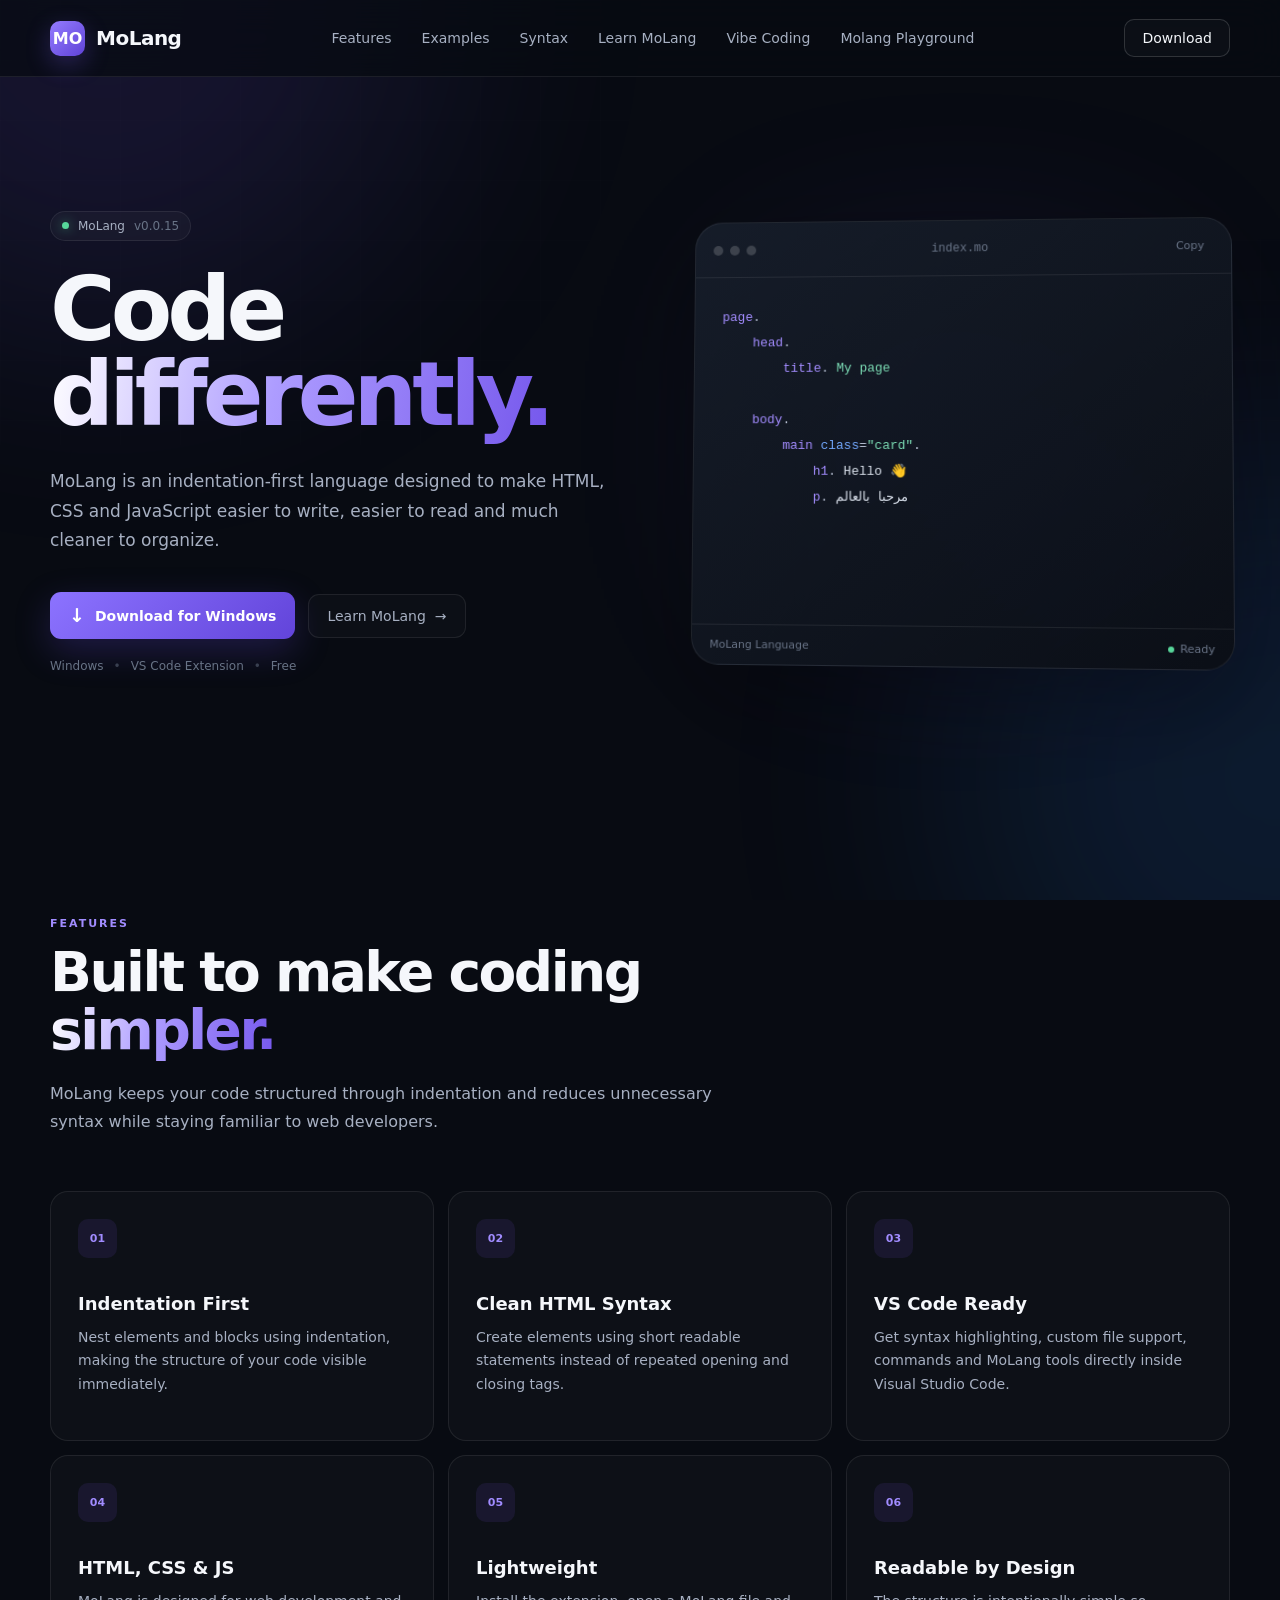
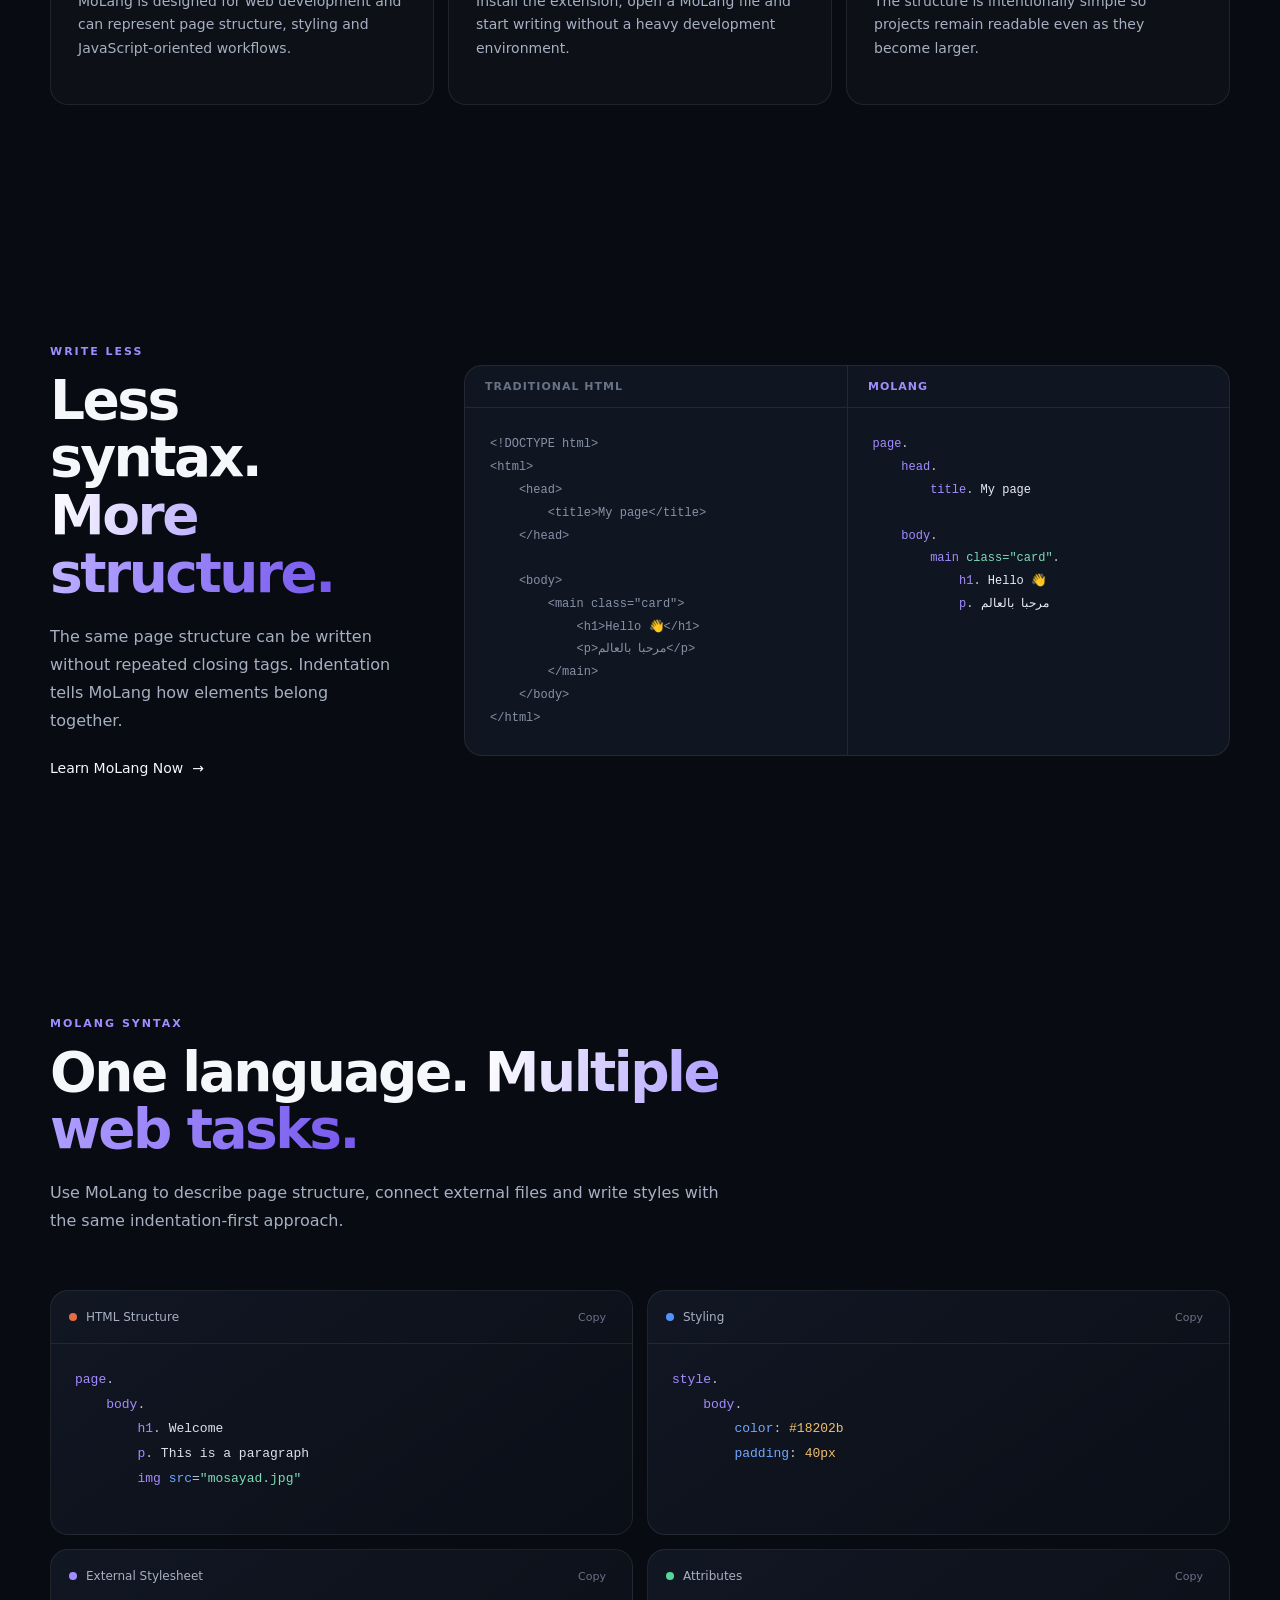
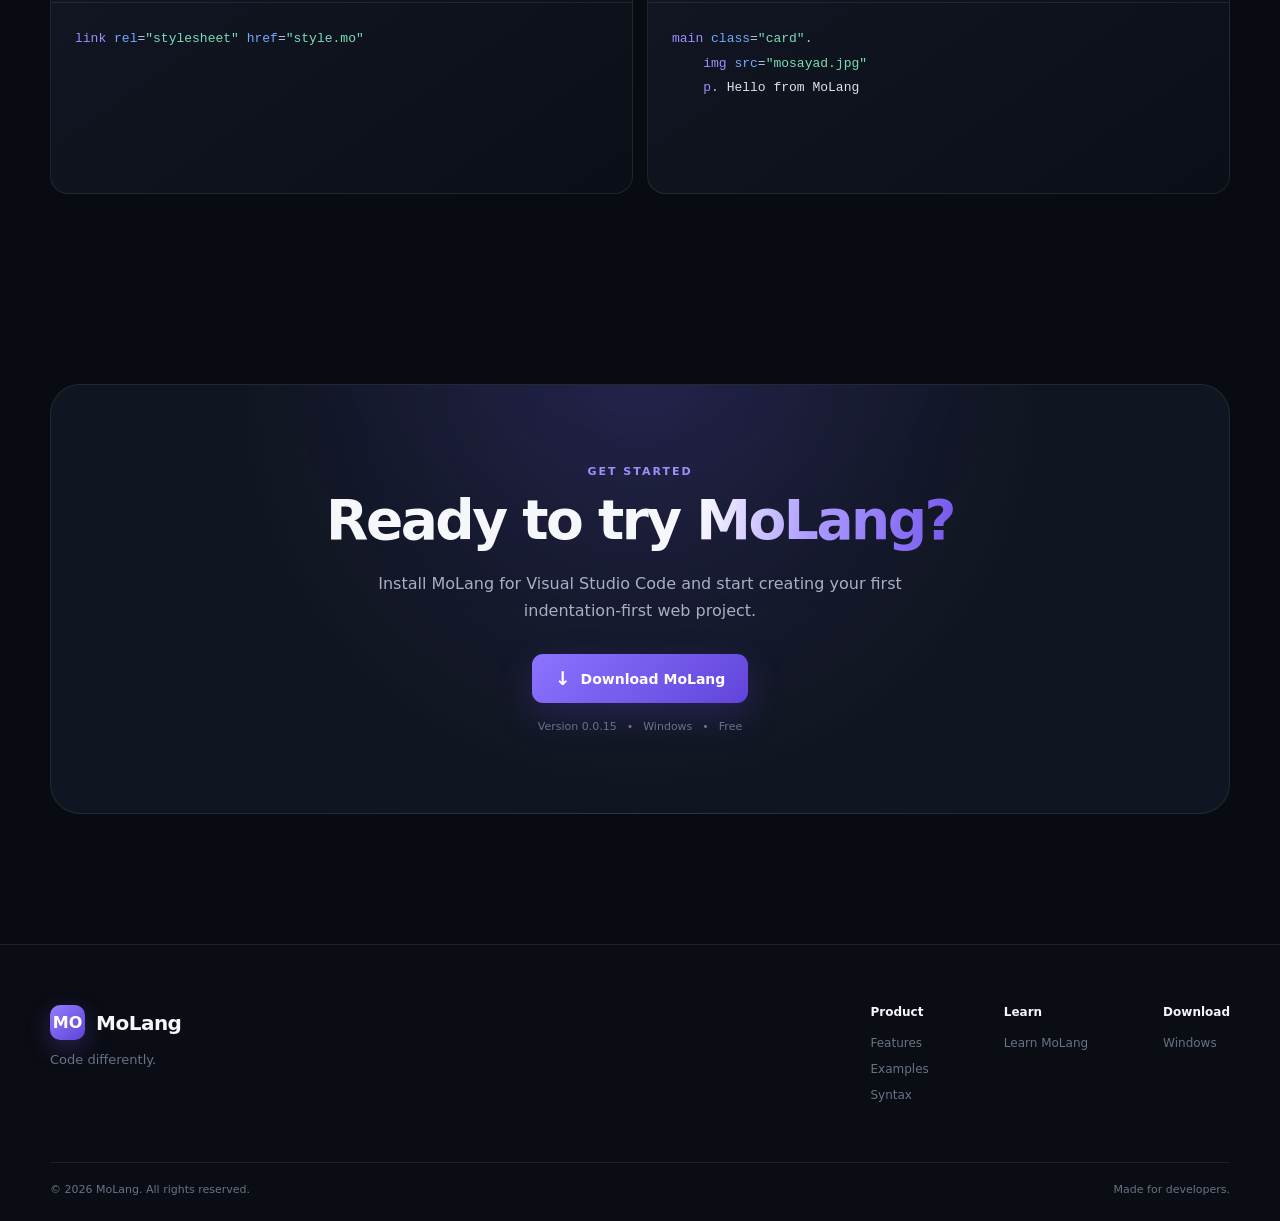
<file: index.html>
<!DOCTYPE html>
<html lang="en">

<head>

    <meta charset="UTF-8">

    <meta
        name="viewport"
        content="width=device-width, initial-scale=1.0"
    >

    <meta
        name="description"
        content="MoLang - A modern indentation-first programming language for HTML, CSS and JavaScript."
    >

    <meta
        name="theme-color"
        content="#080b12"
    >

    <title>
        MoLang — Code Differently
    </title>

    <link
        rel="stylesheet"
        href="style.css"
    >

</head>

<body>


    <!-- =====================================================
         BACKGROUND
    ====================================================== -->

    <div class="background">

        <div class="background-glow glow-one"></div>
        <div class="background-glow glow-two"></div>

        <div class="grid"></div>

    </div>


    <!-- =====================================================
         NAVBAR
    ====================================================== -->

    <header class="navbar">

        <div class="nav-container">

            <a
                href="index.html"
                class="logo"
            >

                <span class="logo-mark">
                    MO
                </span>

                <span class="logo-text">
                    MoLang
                </span>

            </a>


            <nav class="nav-links">

                <a href="#features">
                    Features
                </a>

                <a href="#example">
                    Examples
                </a>

                <a href="#syntax">
                    Syntax
                </a>

                <a href="learn_molang/index.html">
                    Learn MoLang
                </a>

                <a href="vibe.html">
                    Vibe Coding
                </a>

                <a href="playground/index.html">
                    Molang Playground
                </a>
            </nav>


            <div class="nav-actions">

                <a
                    href="downloads/MoLangSetup.exe"
                    class="nav-download"
                    download
                >
                    Download
                </a>


                <button
                    class="mobile-menu-button"
                    id="mobileMenuButton"
                    aria-label="Open navigation menu"
                    type="button"
                >

                    <span></span>
                    <span></span>
                    <span></span>

                </button>

            </div>

        </div>


        <!-- MOBILE MENU -->

        <div
            class="mobile-menu"
            id="mobileMenu"
        >

            <a href="#features">
                Features
            </a>

            <a href="#example">
                Examples
            </a>

            <a href="#syntax">
                Syntax
            </a>

            <a href="learn_molang/index.html">
                Learn MoLang
            </a>

            <a href="vibe.html">
                Vibe Coding
            </a>

            <a href="playground/index.html">
                Molang Playground
            </a>

            <a
                href="downloads/MoLangSetup.exe"
                class="mobile-download"
                download
            >
                Download MoLang
            </a>

        </div>

    </header>


    <!-- =====================================================
         MAIN
    ====================================================== -->

    <main>


        <!-- =================================================
             HERO
        ================================================== -->

        <section class="hero">

            <div class="hero-content">

                <div class="version-badge">

                    <span class="status-dot"></span>

                    <span>
                        MoLang
                    </span>

                    <span class="version">
                        v0.0.15
                    </span>

                </div>


                <h1>

                    Code

                    <span class="gradient-text">
                        differently.
                    </span>

                </h1>


                <p class="hero-description">

                    MoLang is an indentation-first language
                    designed to make HTML, CSS and JavaScript
                    easier to write, easier to read and much
                    cleaner to organize.

                </p>


                <div class="hero-buttons">

                    <a
                        href="downloads/MoLangSetup.exe"
                        class="primary-button"
                        download
                        id="heroDownload"
                    >

                        <span class="button-icon">
                            ↓
                        </span>

                        Download for Windows

                    </a>


                    <a
                        href="learn_molang/index.html"
                        class="secondary-button"
                    >

                        Learn MoLang

                        <span>
                            →
                        </span>

                    </a>

                </div>


                <div class="hero-note">

                    <span>
                        Windows
                    </span>

                    <span class="separator">
                        •
                    </span>

                    <span>
                        VS Code Extension
                    </span>

                    <span class="separator">
                        •
                    </span>

                    <span>
                        Free
                    </span>

                </div>

            </div>


            <!-- HERO CODE -->

            <div class="hero-code-wrapper">

                <div class="code-glow"></div>


                <div class="code-card">

                    <div class="code-header">

                        <div class="window-buttons">

                            <span></span>
                            <span></span>
                            <span></span>

                        </div>


                        <div class="code-title">
                            index.mo
                        </div>


                        <button
                            class="copy-button"
                            data-copy-target="heroCode"
                            type="button"
                        >
                            Copy
                        </button>

                    </div>


                    <pre
                        class="code-content"
                        id="heroCode"
                    ><code><span class="keyword">page</span>.
    <span class="keyword">head</span>.
        <span class="keyword">title</span>. <span class="string">My page</span>

    <span class="keyword">body</span>.
        <span class="keyword">main</span> <span class="attribute">class</span>=<span class="string">"card"</span>.
            <span class="keyword">h1</span>. <span class="text-value">Hello 👋</span>
            <span class="keyword">p</span>. <span class="text-value">مرحبا بالعالم</span></code></pre>


                    <div class="code-footer">

                        <span>
                            MoLang Language
                        </span>


                        <span class="live-indicator">

                            <span></span>

                            Ready

                        </span>

                    </div>

                </div>

            </div>

        </section>


        <!-- =================================================
             FEATURES
        ================================================== -->

        <section
            class="section features-section"
            id="features"
        >

            <div class="section-heading">

                <span class="section-label">
                    FEATURES
                </span>

                <h2>

                    Built to make coding

                    <span class="gradient-text">
                        simpler.
                    </span>

                </h2>


                <p>

                    MoLang keeps your code structured through
                    indentation and reduces unnecessary syntax
                    while staying familiar to web developers.

                </p>

            </div>


            <div class="features-grid">

                <article class="feature-card">

                    <div class="feature-icon">
                        01
                    </div>

                    <h3>
                        Indentation First
                    </h3>

                    <p>

                        Nest elements and blocks using indentation,
                        making the structure of your code visible
                        immediately.

                    </p>

                </article>


                <article class="feature-card">

                    <div class="feature-icon">
                        02
                    </div>

                    <h3>
                        Clean HTML Syntax
                    </h3>

                    <p>

                        Create elements using short readable
                        statements instead of repeated opening
                        and closing tags.

                    </p>

                </article>


                <article class="feature-card">

                    <div class="feature-icon">
                        03
                    </div>

                    <h3>
                        VS Code Ready
                    </h3>

                    <p>

                        Get syntax highlighting, custom file
                        support, commands and MoLang tools
                        directly inside Visual Studio Code.

                    </p>

                </article>


                <article class="feature-card">

                    <div class="feature-icon">
                        04
                    </div>

                    <h3>
                        HTML, CSS & JS
                    </h3>

                    <p>

                        MoLang is designed for web development
                        and can represent page structure,
                        styling and JavaScript-oriented workflows.

                    </p>

                </article>


                <article class="feature-card">

                    <div class="feature-icon">
                        05
                    </div>

                    <h3>
                        Lightweight
                    </h3>

                    <p>

                        Install the extension, open a MoLang file
                        and start writing without a heavy
                        development environment.

                    </p>

                </article>


                <article class="feature-card">

                    <div class="feature-icon">
                        06
                    </div>

                    <h3>
                        Readable by Design
                    </h3>

                    <p>

                        The structure is intentionally simple so
                        projects remain readable even as they
                        become larger.

                    </p>

                </article>

            </div>

        </section>


        <!-- =================================================
             EXAMPLE COMPARISON
        ================================================== -->

        <section
            class="section example-section"
            id="example"
        >

            <div class="example-container">

                <div class="example-text">

                    <span class="section-label">
                        WRITE LESS
                    </span>


                    <h2>

                        Less syntax.

                        <br>

                        <span class="gradient-text">
                            More structure.
                        </span>

                    </h2>


                    <p>

                        The same page structure can be written
                        without repeated closing tags.
                        Indentation tells MoLang how elements
                        belong together.

                    </p>


                    <a
                        href="learn_molang/index.html"
                        class="text-link"
                    >

                        Learn MoLang Now

                        <span>
                            →
                        </span>

                    </a>

                </div>


                <div class="comparison-card">

                    <div class="comparison-header">

                        <div>
                            Traditional HTML
                        </div>

                        <div>
                            MoLang
                        </div>

                    </div>


                    <div class="comparison-body">

                        <div class="comparison-column">

<pre><code>&lt;!DOCTYPE html&gt;
&lt;html&gt;
    &lt;head&gt;
        &lt;title&gt;My page&lt;/title&gt;
    &lt;/head&gt;

    &lt;body&gt;
        &lt;main class="card"&gt;
            &lt;h1&gt;Hello 👋&lt;/h1&gt;
            &lt;p&gt;مرحبا بالعالم&lt;/p&gt;
        &lt;/main&gt;
    &lt;/body&gt;
&lt;/html&gt;</code></pre>

                        </div>


                        <div class="comparison-divider"></div>


                        <div class="comparison-column molang-code">

<pre><code><span>page</span>.
    <span>head</span>.
        <span>title</span>. <b>My page</b>

    <span>body</span>.
        <span>main</span> <em>class="card"</em>.
            <span>h1</span>. <b>Hello 👋</b>
            <span>p</span>. <b>مرحبا بالعالم</b></code></pre>

                        </div>

                    </div>

                </div>

            </div>

        </section>


        <!-- =================================================
             SYNTAX EXAMPLES
        ================================================== -->

        <section
            class="section syntax-section"
            id="syntax"
        >

            <div class="section-heading">

                <span class="section-label">
                    MOLANG SYNTAX
                </span>


                <h2>

                    One language.

                    <span class="gradient-text">
                        Multiple web tasks.
                    </span>

                </h2>


                <p>

                    Use MoLang to describe page structure,
                    connect external files and write styles
                    with the same indentation-first approach.

                </p>

            </div>


            <div class="syntax-grid">


                <!-- HTML -->

                <article class="syntax-card">

                    <div class="syntax-card-header">

                        <div>

                            <span class="syntax-dot html-dot"></span>

                            HTML Structure

                        </div>


                        <button
                            class="copy-button"
                            data-copy-target="htmlSyntax"
                            type="button"
                        >
                            Copy
                        </button>

                    </div>


                    <pre
                        id="htmlSyntax"
                        class="syntax-code"
                    ><code><span class="keyword">page</span>.
    <span class="keyword">body</span>.
        <span class="keyword">h1</span>. <span class="text-value">Welcome</span>
        <span class="keyword">p</span>. <span class="text-value">This is a paragraph</span>
        <span class="keyword">img</span> <span class="attribute">src</span>=<span class="string">"mosayad.jpg"</span></code></pre>

                </article>


                <!-- CSS -->

                <article class="syntax-card">

                    <div class="syntax-card-header">

                        <div>

                            <span class="syntax-dot css-dot"></span>

                            Styling

                        </div>


                        <button
                            class="copy-button"
                            data-copy-target="styleSyntax"
                            type="button"
                        >
                            Copy
                        </button>

                    </div>


                    <pre
                        id="styleSyntax"
                        class="syntax-code"
                    ><code><span class="keyword">style</span>.
    <span class="keyword">body</span>.
        <span class="property">color</span>: <span class="value">#18202b</span>
        <span class="property">padding</span>: <span class="value">40px</span></code></pre>

                </article>


                <!-- LINK -->

                <article class="syntax-card">

                    <div class="syntax-card-header">

                        <div>

                            <span class="syntax-dot link-dot"></span>

                            External Stylesheet

                        </div>


                        <button
                            class="copy-button"
                            data-copy-target="linkSyntax"
                            type="button"
                        >
                            Copy
                        </button>

                    </div>


                    <pre
                        id="linkSyntax"
                        class="syntax-code"
                    ><code><span class="keyword">link</span> <span class="attribute">rel</span>=<span class="string">"stylesheet"</span> <span class="attribute">href</span>=<span class="string">"style.mo"</span></code></pre>

                </article>


                <!-- IMAGE -->

                <article class="syntax-card">

                    <div class="syntax-card-header">

                        <div>

                            <span class="syntax-dot image-dot"></span>

                            Attributes

                        </div>


                        <button
                            class="copy-button"
                            data-copy-target="attributeSyntax"
                            type="button"
                        >
                            Copy
                        </button>

                    </div>


                    <pre
                        id="attributeSyntax"
                        class="syntax-code"
                    ><code><span class="keyword">main</span> <span class="attribute">class</span>=<span class="string">"card"</span>.
    <span class="keyword">img</span> <span class="attribute">src</span>=<span class="string">"mosayad.jpg"</span>
    <span class="keyword">p</span>. <span class="text-value">Hello from MoLang</span></code></pre>

                </article>

            </div>

        </section>


        <!-- =================================================
             DOWNLOAD
        ================================================== -->

        <section class="download-section">

            <div class="download-card">

                <div class="download-content">

                    <span class="section-label">
                        GET STARTED
                    </span>


                    <h2>

                        Ready to try

                        <span class="gradient-text">
                            MoLang?
                        </span>

                    </h2>


                    <p>

                        Install MoLang for Visual Studio Code
                        and start creating your first
                        indentation-first web project.

                    </p>


                    <a
                        href="downloads/MoLangSetup.exe"
                        class="primary-button large-button"
                        download
                    >

                        <span class="button-icon">
                            ↓
                        </span>

                        Download MoLang

                    </a>


                    <div class="download-info">

                        <span>
                            Version 0.0.15
                        </span>

                        <span>
                            •
                        </span>

                        <span>
                            Windows
                        </span>

                        <span>
                            •
                        </span>

                        <span>
                            Free
                        </span>

                    </div>

                </div>

            </div>

        </section>

    </main>


    <!-- =====================================================
         FOOTER
    ====================================================== -->

    <footer class="footer">

        <div class="footer-container">

            <div class="footer-brand">

                <a
                    href="index.html"
                    class="logo"
                >

                    <span class="logo-mark">
                        MO
                    </span>

                    <span class="logo-text">
                        MoLang
                    </span>

                </a>


                <p>
                    Code differently.
                </p>

            </div>


            <div class="footer-links">

                <div>

                    <h4>
                        Product
                    </h4>

                    <a href="#features">
                        Features
                    </a>

                    <a href="#example">
                        Examples
                    </a>

                    <a href="#syntax">
                        Syntax
                    </a>

                </div>


                <div>

                    <h4>
                        Learn
                    </h4>

                    <a href="learn_molang/index.html">
                        Learn MoLang
                    </a>

                </div>


                <div>

                    <h4>
                        Download
                    </h4>

                    <a
                        href="downloads/MoLangSetup.exe"
                        download
                    >
                        Windows
                    </a>

                </div>

            </div>

        </div>


        <div class="footer-bottom">

            <span>

                ©

                <span id="currentYear"></span>

                MoLang. All rights reserved.

            </span>


            <span>
                Made for developers.
            </span>

        </div>

    </footer>


    <script src="script.js"></script>

</body>

</html>
</file>
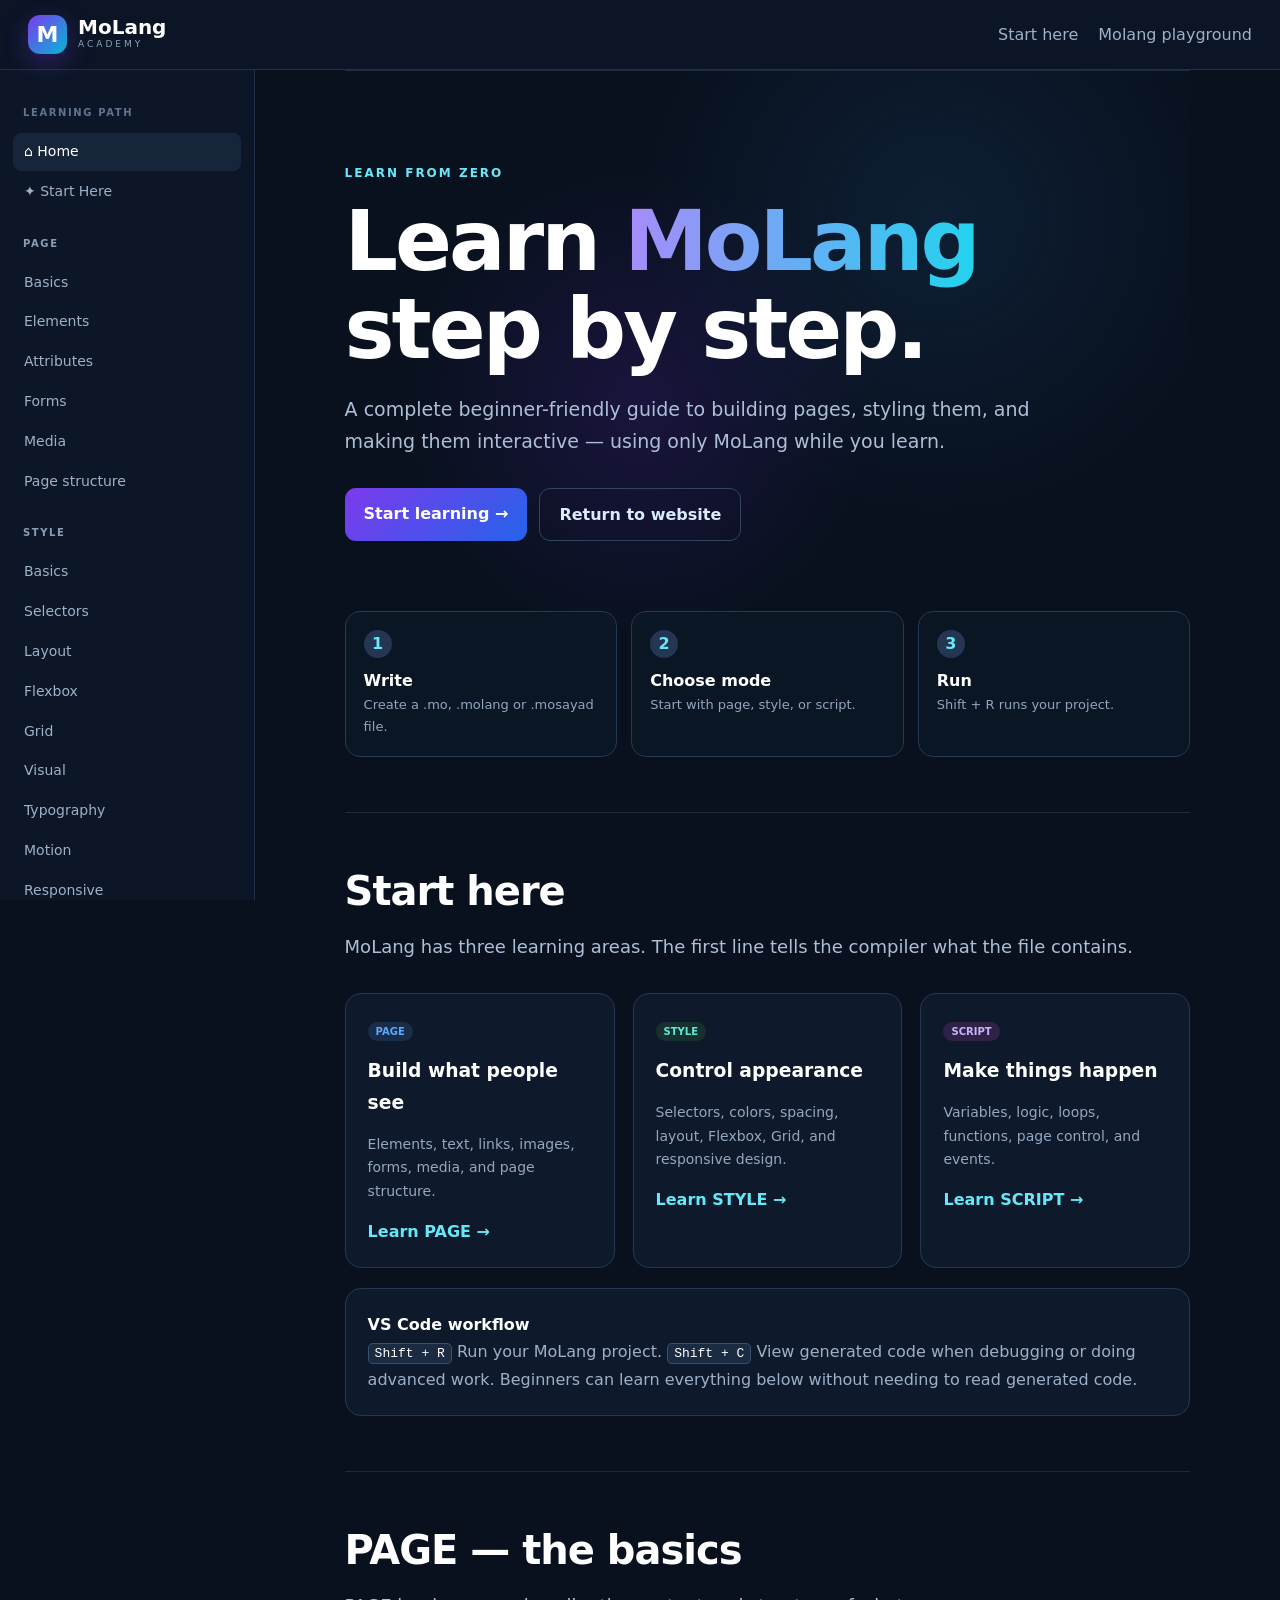
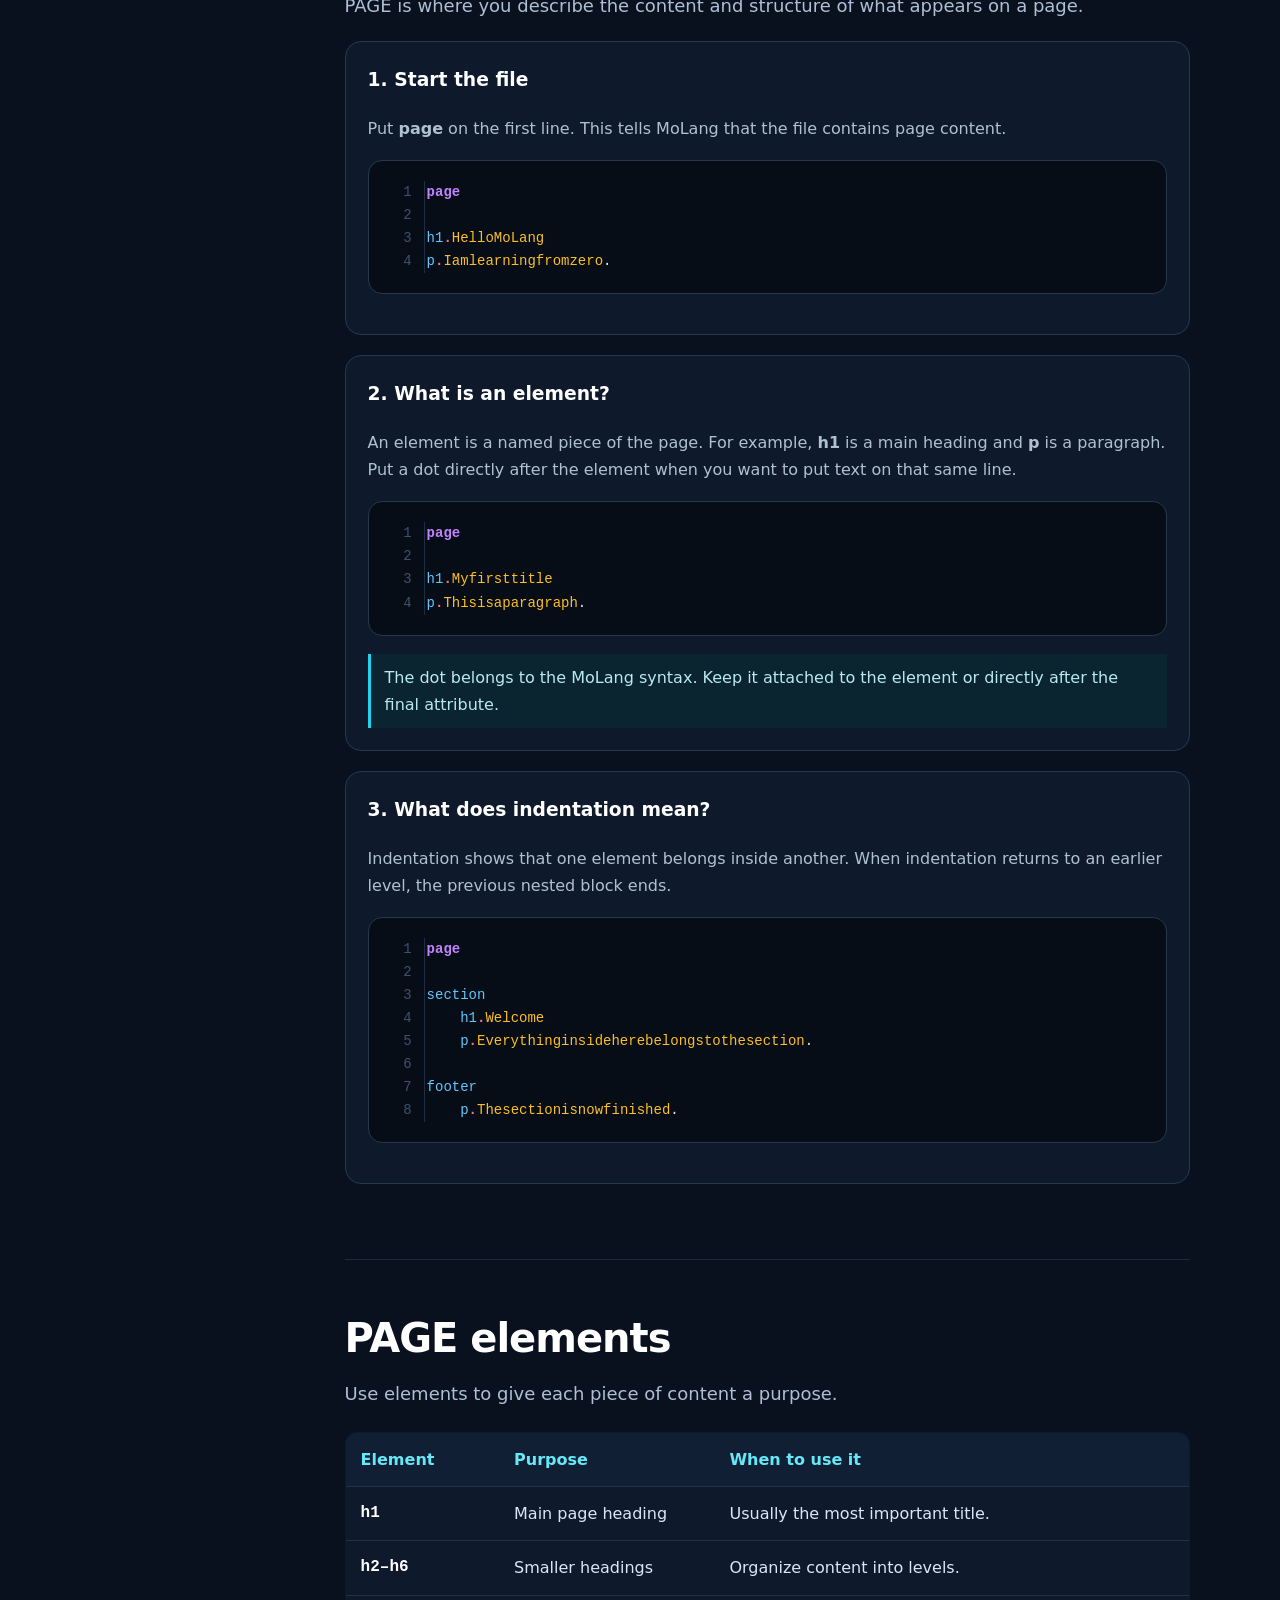
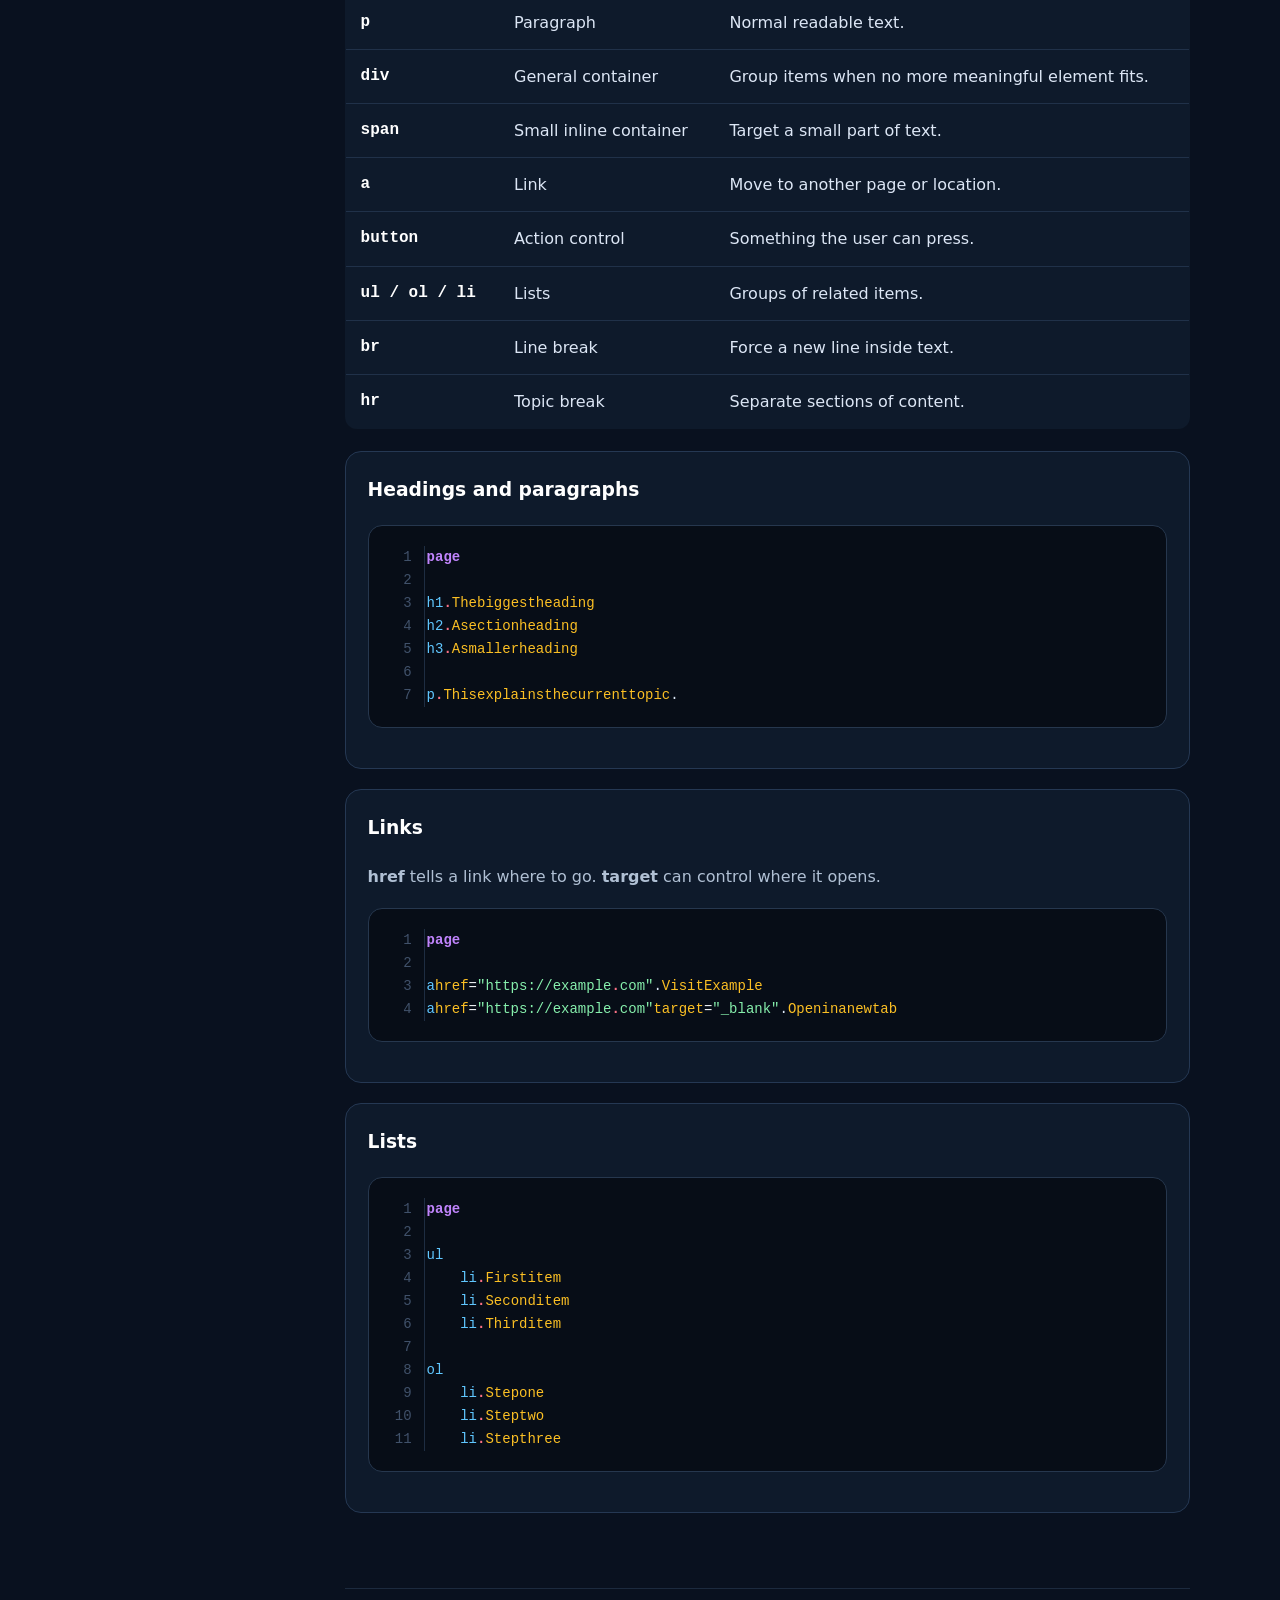
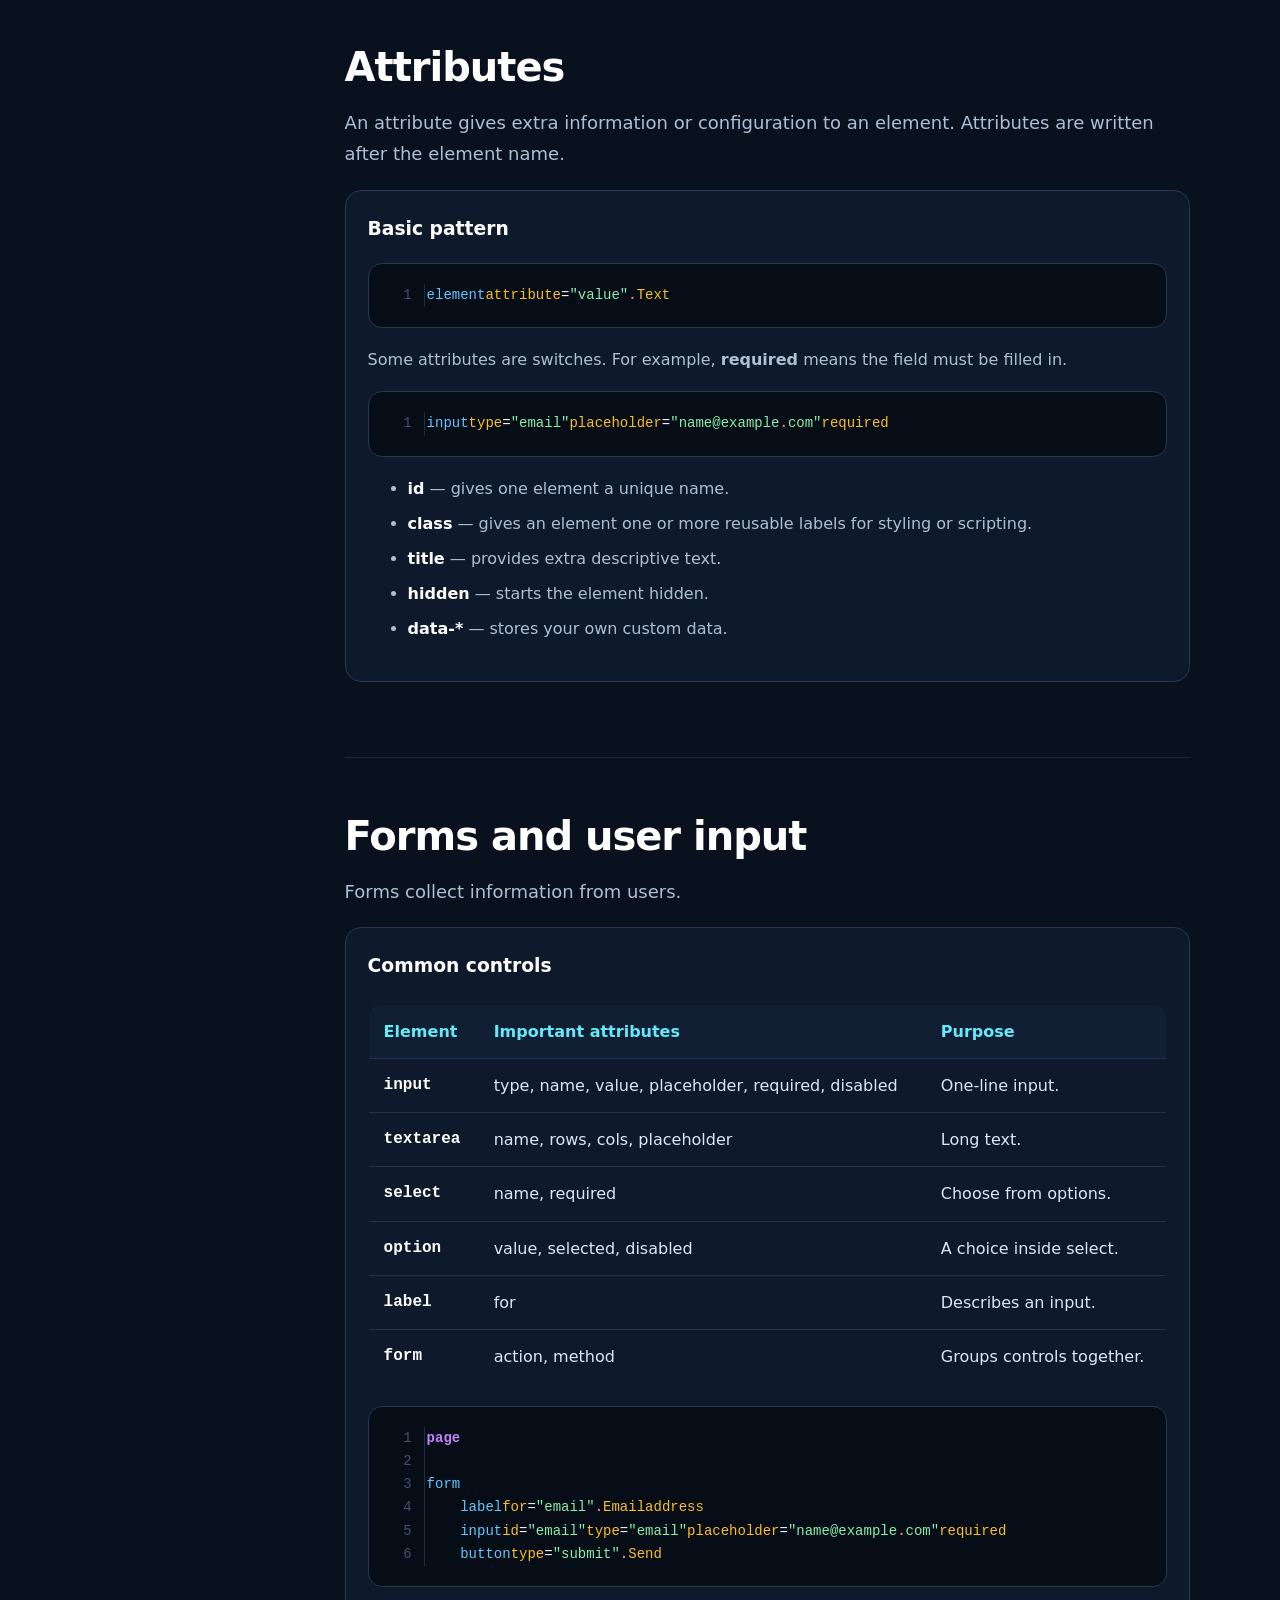
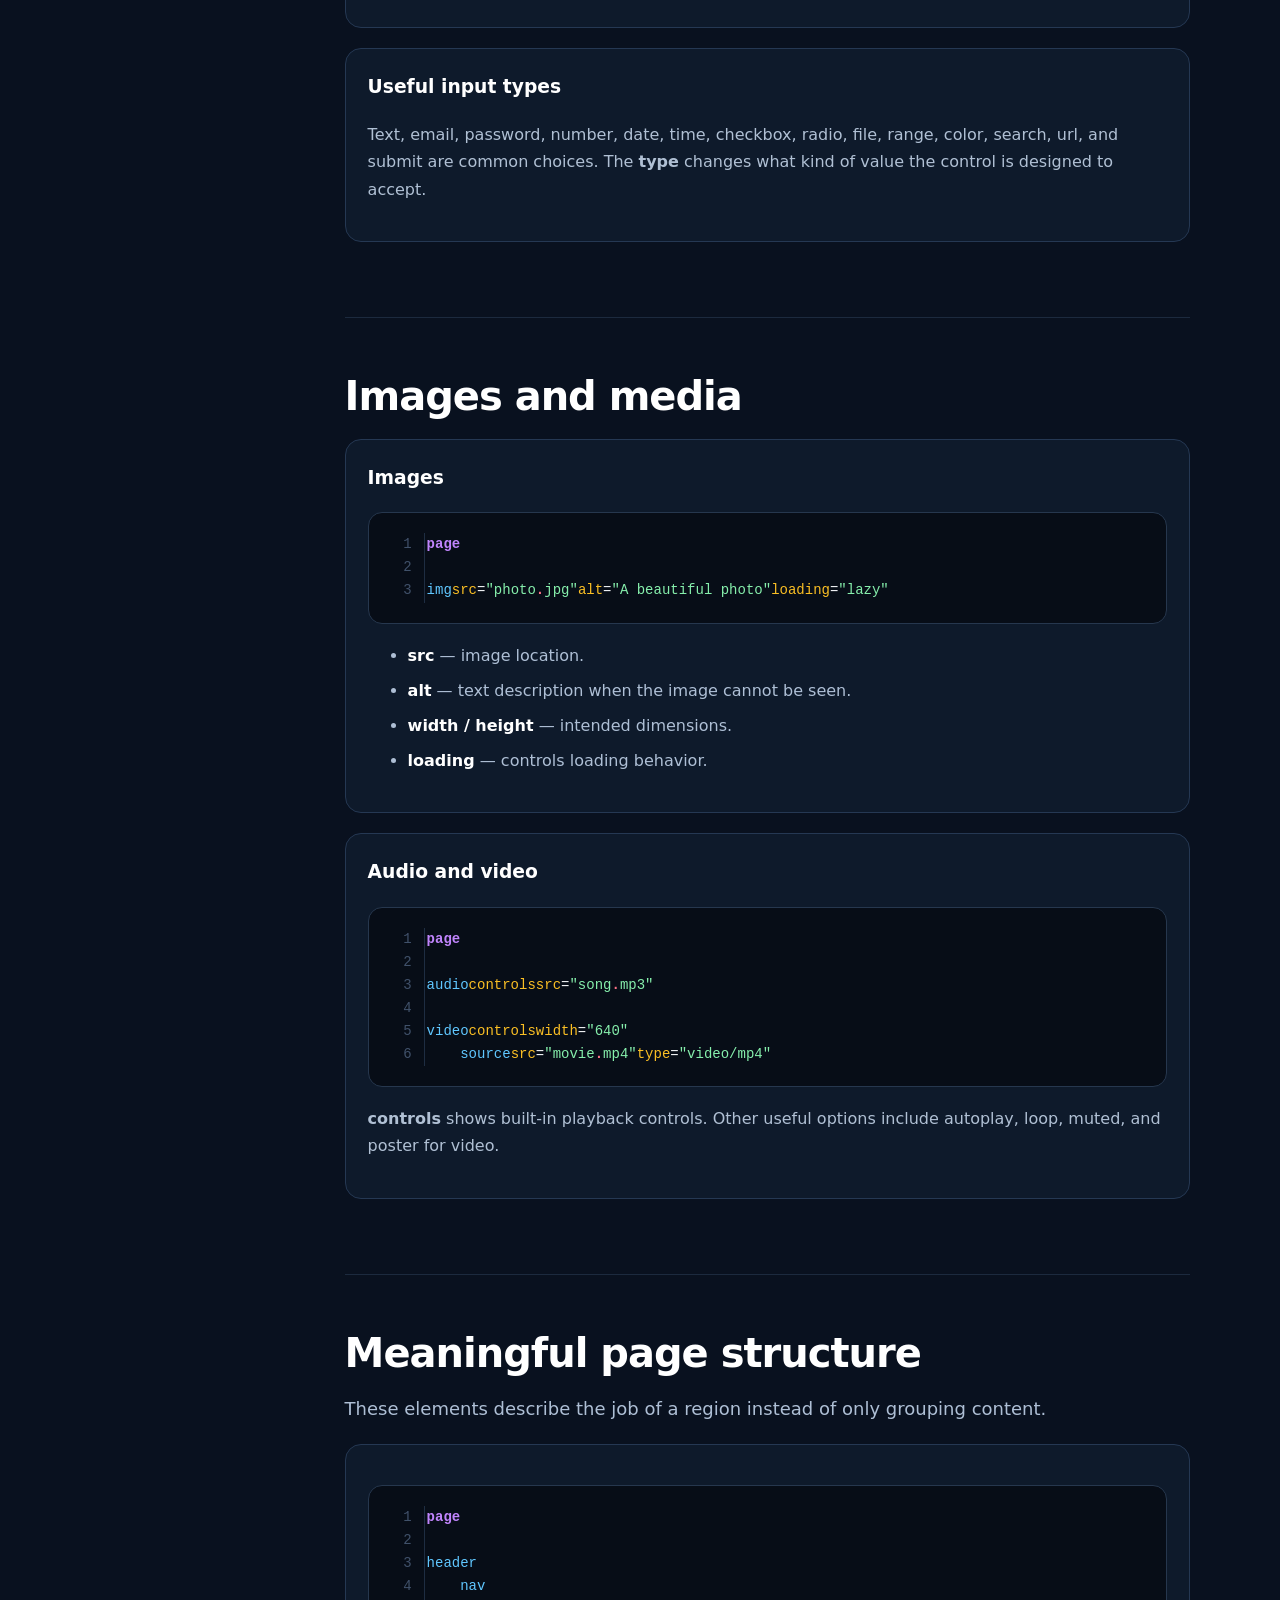
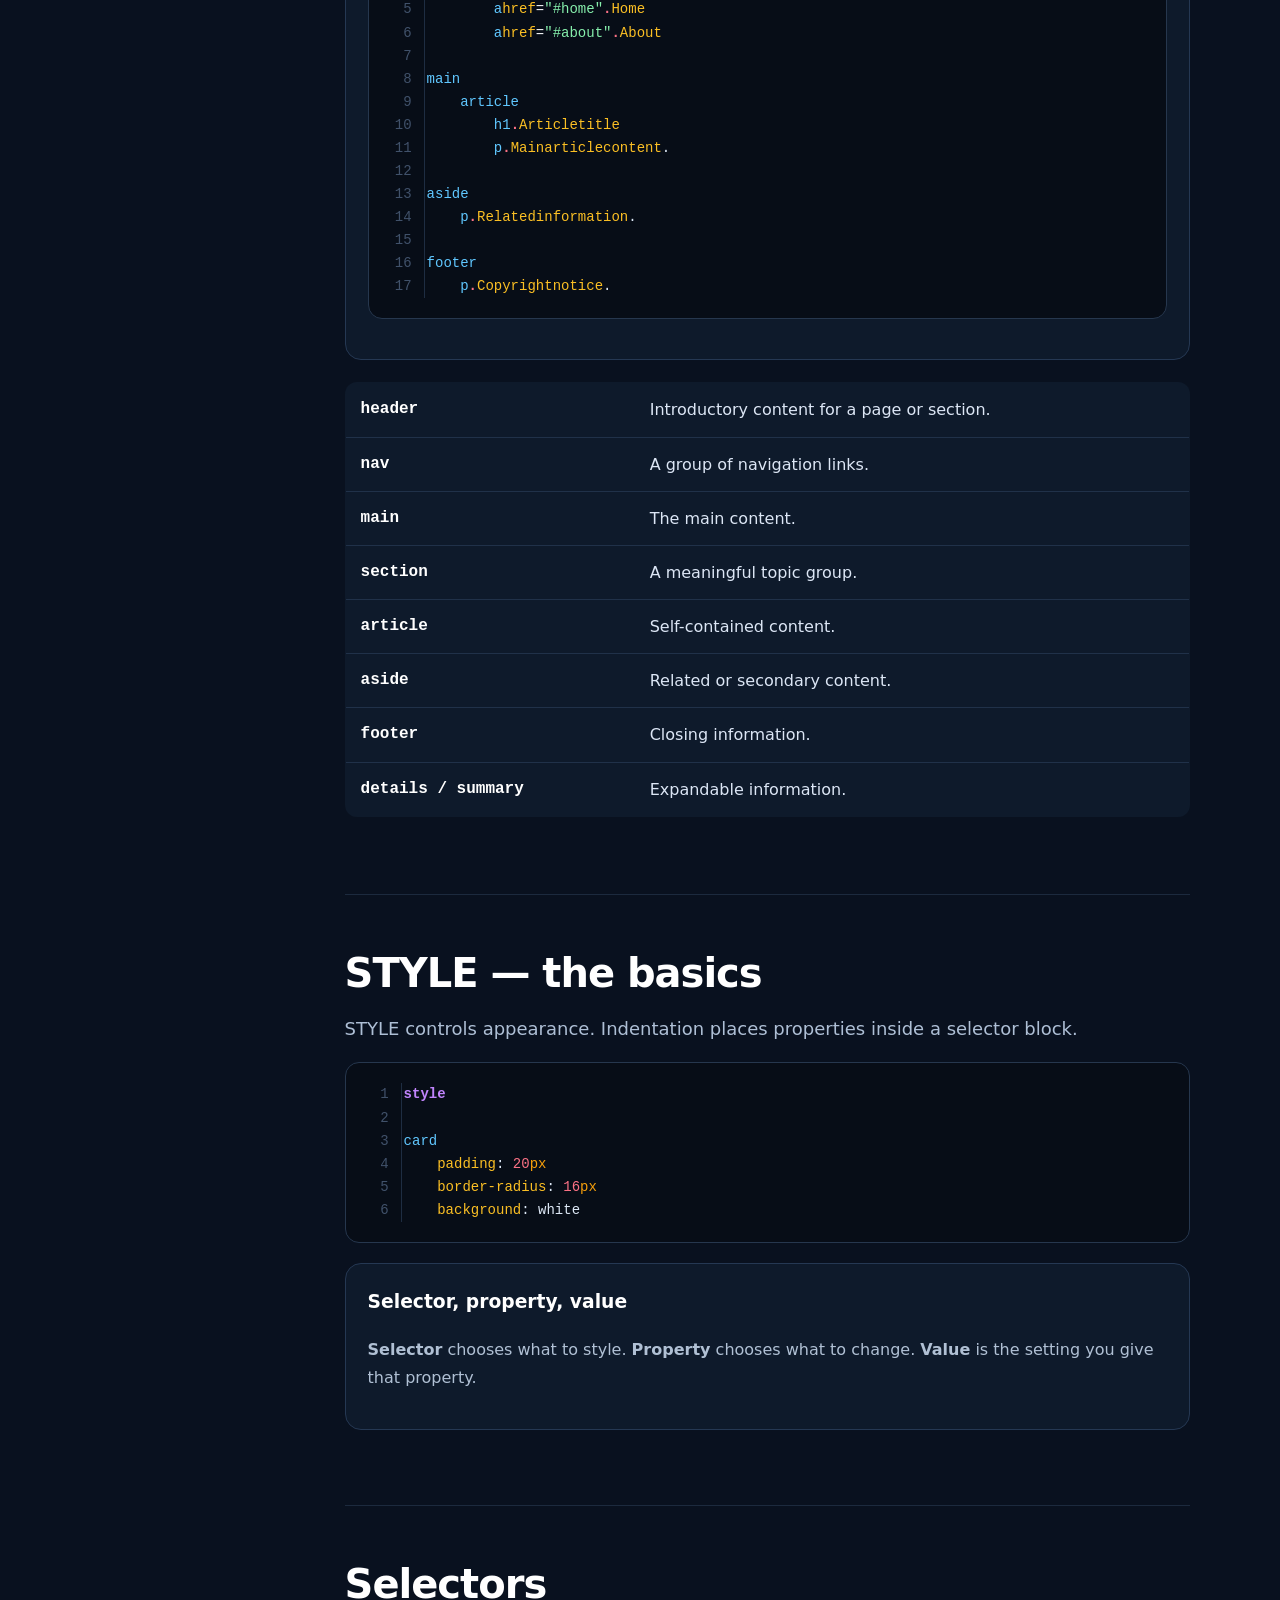
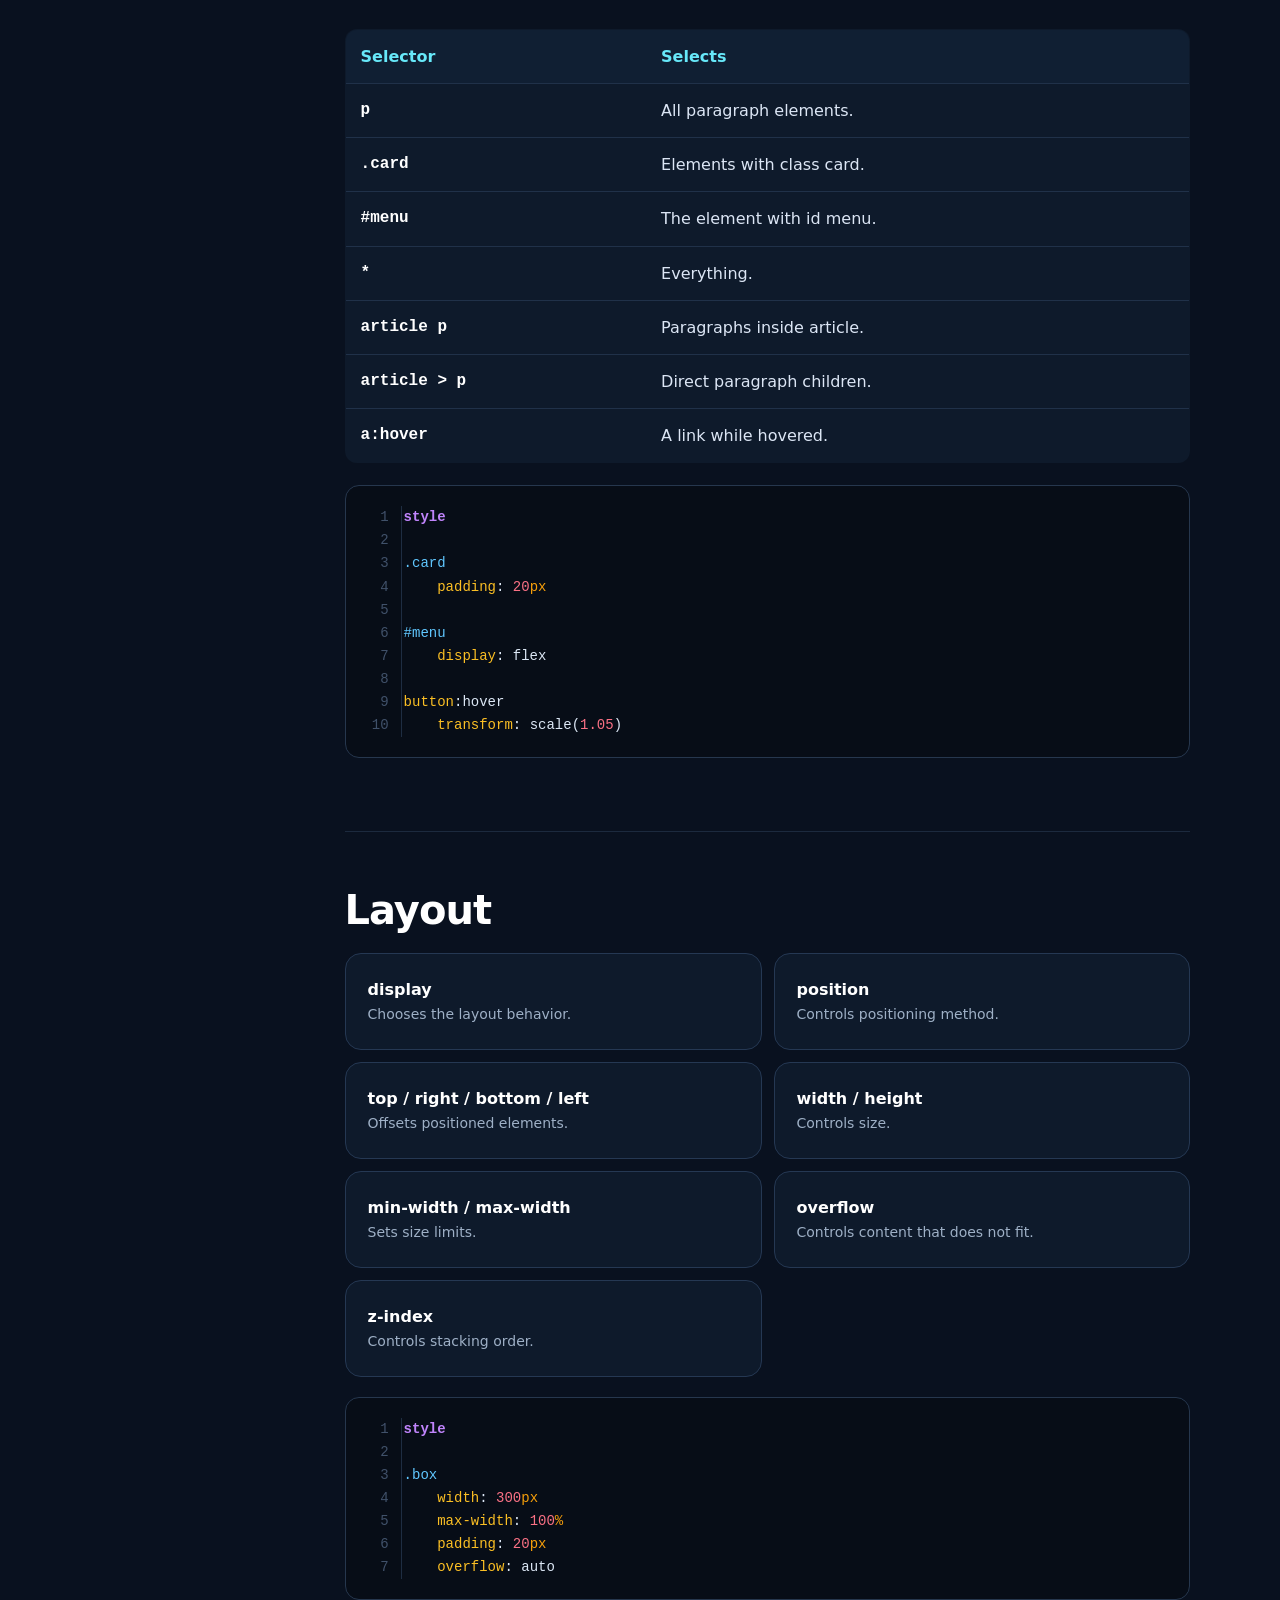
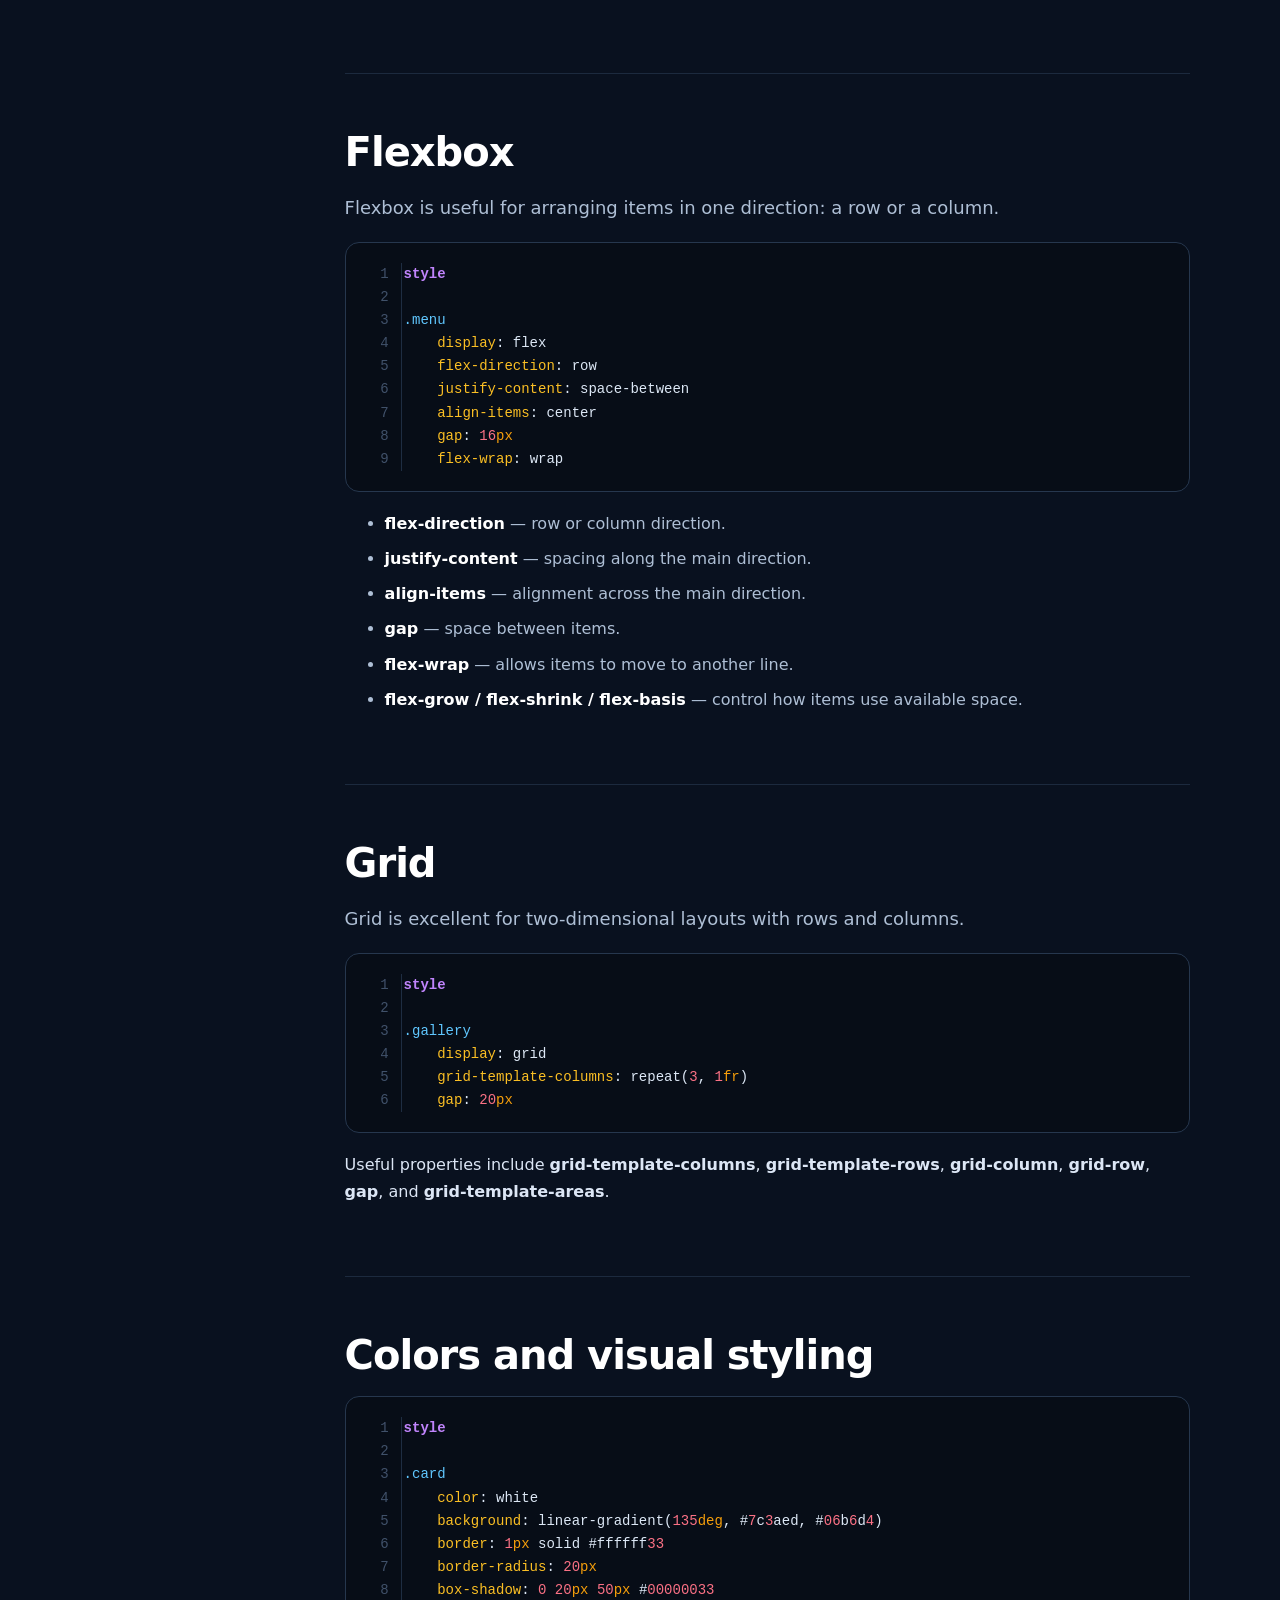
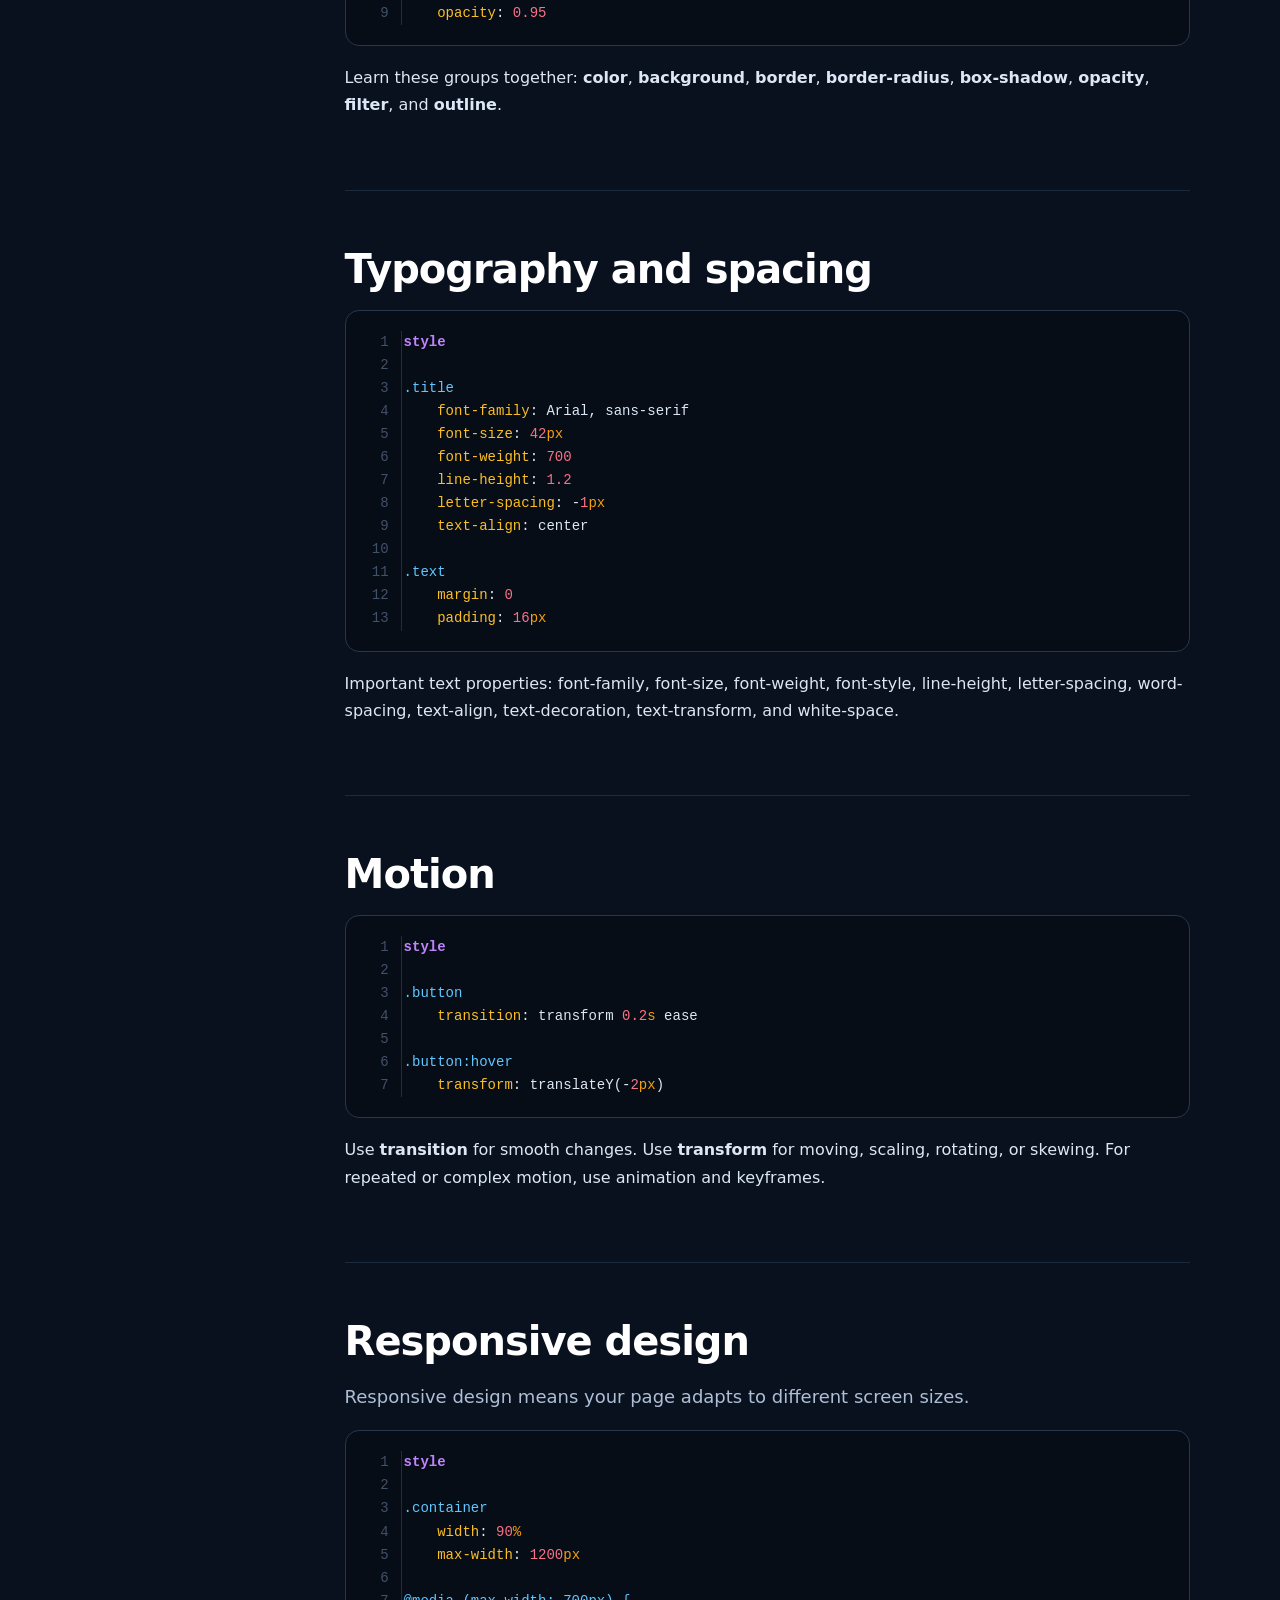
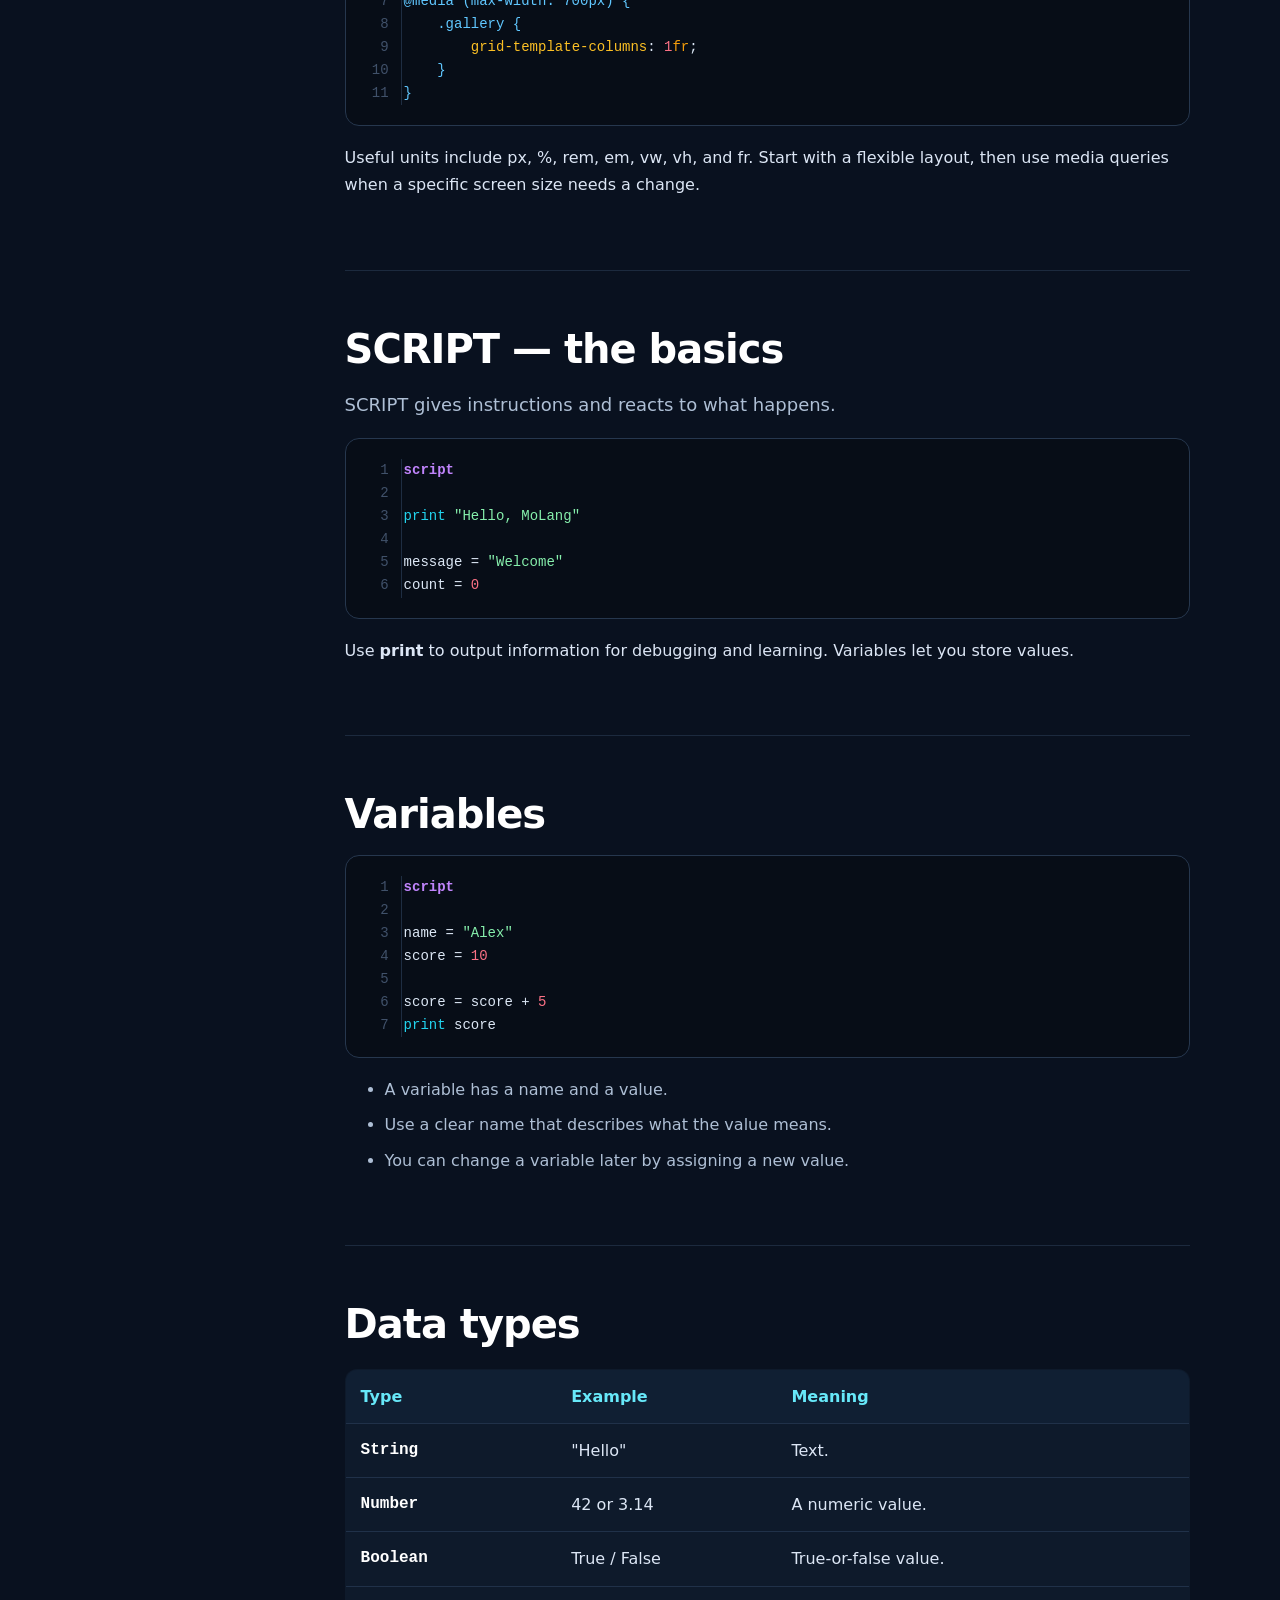
<file: learn_molang/index.html>
<!doctype html>
<html lang="en">
<head>
<meta charset="UTF-8">
<meta name="viewport" content="width=device-width,initial-scale=1">
<title>MoLang Academy</title>
<link rel="stylesheet" href="css/style.css">
</head>
<body>
<header class="topbar">
  <button class="mobile-menu" id="mobileMenu" aria-label="Open menu">☰</button>
  <div class="brand"><div class="logo">M</div><div><strong>MoLang</strong><small>ACADEMY</small></div></div>
  <nav class="top-actions"><a href="#start">Start here</a><a href="../playground/index.html">Molang playground</a></nav>
</header>

<div class="app">
<aside class="sidebar" id="sidebar">
  <div class="sidebar-title">LEARNING PATH</div>
  <a class="nav active" href="#home">⌂ Home</a>
  <a class="nav" href="#start">✦ Start Here</a>
  <div class="group">PAGE</div>
  <a class="nav" href="#page-basics">Basics</a><a class="nav" href="#page-elements">Elements</a><a class="nav" href="#page-attributes">Attributes</a><a class="nav" href="#page-forms">Forms</a><a class="nav" href="#page-media">Media</a><a class="nav" href="#page-semantic">Page structure</a>
  <div class="group">STYLE</div>
  <a class="nav" href="#style-basics">Basics</a><a class="nav" href="#style-selectors">Selectors</a><a class="nav" href="#style-layout">Layout</a><a class="nav" href="#style-flex">Flexbox</a><a class="nav" href="#style-grid">Grid</a><a class="nav" href="#style-visual">Visual</a><a class="nav" href="#style-text">Typography</a><a class="nav" href="#style-animation">Motion</a><a class="nav" href="#style-responsive">Responsive</a>
  <div class="group">SCRIPT</div>
  <a class="nav" href="#script-basics">Basics</a><a class="nav" href="#script-variables">Variables</a><a class="nav" href="#script-types">Data types</a><a class="nav" href="#script-operators">Operators</a><a class="nav" href="#script-conditions">Conditions</a><a class="nav" href="#script-loops">Loops</a><a class="nav" href="#script-functions">Functions</a><a class="nav" href="#script-dom">Page control</a><a class="nav" href="#script-events">Events</a><a class="nav" href="#reference">Full reference</a>
</aside>

<main class="content">
<section id="home" class="hero">
  <div class="eyebrow">LEARN FROM ZERO</div>
  <h1>Learn <span>MoLang</span><br>step by step.</h1>
  <p>A complete beginner-friendly guide to building pages, styling them, and making them interactive — using only MoLang while you learn.</p>
  <div class="hero-actions"><a class="btn primary" href="#start">Start learning →</a><a class="btn" href="../index.html">Return to website</a></div>
  <div class="workflow"><div><b>1</b><strong>Write</strong><span>Create a .mo, .molang or .mosayad file.</span></div><div><b>2</b><strong>Choose mode</strong><span>Start with page, style, or script.</span></div><div><b>3</b><strong>Run</strong><span>Shift + R runs your project.</span></div></div>
</section>

<section id="start">
<h2>Start here</h2>
<p class="lead">MoLang has three learning areas. The first line tells the compiler what the file contains.</p>
<div class="cards">
<div class="card"><span class="pill page">PAGE</span><h3>Build what people see</h3><p>Elements, text, links, images, forms, media, and page structure.</p><a href="#page-basics">Learn PAGE →</a></div>
<div class="card"><span class="pill style">STYLE</span><h3>Control appearance</h3><p>Selectors, colors, spacing, layout, Flexbox, Grid, and responsive design.</p><a href="#style-basics">Learn STYLE →</a></div>
<div class="card"><span class="pill script">SCRIPT</span><h3>Make things happen</h3><p>Variables, logic, loops, functions, page control, and events.</p><a href="#script-basics">Learn SCRIPT →</a></div>
</div>
<div class="note"><strong>VS Code workflow</strong><br><kbd>Shift + R</kbd> Run your MoLang project. <kbd>Shift + C</kbd> View generated code when debugging or doing advanced work. Beginners can learn everything below without needing to read generated code.</div>
</section>

<section id="page-basics"><h2>PAGE — the basics</h2>
<p class="lead">PAGE is where you describe the content and structure of what appears on a page.</p>
<div class="lesson"><h3>1. Start the file</h3><p>Put <b>page</b> on the first line. This tells MoLang that the file contains page content.</p><pre data-lang="page">page

h1. Hello MoLang
p. I am learning from zero.</pre></div>
<div class="lesson"><h3>2. What is an element?</h3><p>An element is a named piece of the page. For example, <b>h1</b> is a main heading and <b>p</b> is a paragraph. Put a dot directly after the element when you want to put text on that same line.</p><pre data-lang="page">page

h1. My first title
p. This is a paragraph.</pre><div class="tip">The dot belongs to the MoLang syntax. Keep it attached to the element or directly after the final attribute.</div></div>
<div class="lesson"><h3>3. What does indentation mean?</h3><p>Indentation shows that one element belongs inside another. When indentation returns to an earlier level, the previous nested block ends.</p><pre data-lang="page">page

section
    h1. Welcome
    p. Everything inside here belongs to the section.

footer
    p. The section is now finished.</pre></div>
</section>

<section id="page-elements"><h2>PAGE elements</h2><p class="lead">Use elements to give each piece of content a purpose.</p>
<div class="table-wrap"><table><thead><tr><th>Element</th><th>Purpose</th><th>When to use it</th></tr></thead><tbody>
<tr><td>h1</td><td>Main page heading</td><td>Usually the most important title.</td></tr><tr><td>h2–h6</td><td>Smaller headings</td><td>Organize content into levels.</td></tr><tr><td>p</td><td>Paragraph</td><td>Normal readable text.</td></tr><tr><td>div</td><td>General container</td><td>Group items when no more meaningful element fits.</td></tr><tr><td>span</td><td>Small inline container</td><td>Target a small part of text.</td></tr><tr><td>a</td><td>Link</td><td>Move to another page or location.</td></tr><tr><td>button</td><td>Action control</td><td>Something the user can press.</td></tr><tr><td>ul / ol / li</td><td>Lists</td><td>Groups of related items.</td></tr><tr><td>br</td><td>Line break</td><td>Force a new line inside text.</td></tr><tr><td>hr</td><td>Topic break</td><td>Separate sections of content.</td></tr>
</tbody></table></div>
<div class="lesson"><h3>Headings and paragraphs</h3><pre data-lang="page">page

h1. The biggest heading
h2. A section heading
h3. A smaller heading

p. This explains the current topic.</pre></div>
<div class="lesson"><h3>Links</h3><p><b>href</b> tells a link where to go. <b>target</b> can control where it opens.</p><pre data-lang="page">page

a href="https://example.com". Visit Example
a href="https://example.com" target="_blank". Open in a new tab</pre></div>
<div class="lesson"><h3>Lists</h3><pre data-lang="page">page

ul
    li. First item
    li. Second item
    li. Third item

ol
    li. Step one
    li. Step two
    li. Step three</pre></div>
</section>

<section id="page-attributes"><h2>Attributes</h2><p class="lead">An attribute gives extra information or configuration to an element. Attributes are written after the element name.</p>
<div class="lesson"><h3>Basic pattern</h3><pre data-lang="page">element attribute="value". Text</pre><p>Some attributes are switches. For example, <b>required</b> means the field must be filled in.</p><pre data-lang="page">input type="email" placeholder="name@example.com" required</pre>
<ul class="details"><li><b>id</b> — gives one element a unique name.</li><li><b>class</b> — gives an element one or more reusable labels for styling or scripting.</li><li><b>title</b> — provides extra descriptive text.</li><li><b>hidden</b> — starts the element hidden.</li><li><b>data-*</b> — stores your own custom data.</li></ul></div>
</section>

<section id="page-forms"><h2>Forms and user input</h2><p class="lead">Forms collect information from users.</p>
<div class="lesson"><h3>Common controls</h3><div class="table-wrap"><table><thead><tr><th>Element</th><th>Important attributes</th><th>Purpose</th></tr></thead><tbody>
<tr><td>input</td><td>type, name, value, placeholder, required, disabled</td><td>One-line input.</td></tr><tr><td>textarea</td><td>name, rows, cols, placeholder</td><td>Long text.</td></tr><tr><td>select</td><td>name, required</td><td>Choose from options.</td></tr><tr><td>option</td><td>value, selected, disabled</td><td>A choice inside select.</td></tr><tr><td>label</td><td>for</td><td>Describes an input.</td></tr><tr><td>form</td><td>action, method</td><td>Groups controls together.</td></tr></tbody></table></div>
<pre data-lang="page">page

form
    label for="email". Email address
    input id="email" type="email" placeholder="name@example.com" required
    button type="submit". Send</pre></div>
<div class="lesson"><h3>Useful input types</h3><p>Text, email, password, number, date, time, checkbox, radio, file, range, color, search, url, and submit are common choices. The <b>type</b> changes what kind of value the control is designed to accept.</p></div>
</section>

<section id="page-media"><h2>Images and media</h2>
<div class="lesson"><h3>Images</h3><pre data-lang="page">page

img src="photo.jpg" alt="A beautiful photo" loading="lazy"</pre><ul class="details"><li><b>src</b> — image location.</li><li><b>alt</b> — text description when the image cannot be seen.</li><li><b>width / height</b> — intended dimensions.</li><li><b>loading</b> — controls loading behavior.</li></ul></div>
<div class="lesson"><h3>Audio and video</h3><pre data-lang="page">page

audio controls src="song.mp3"

video controls width="640"
    source src="movie.mp4" type="video/mp4"</pre><p><b>controls</b> shows built-in playback controls. Other useful options include autoplay, loop, muted, and poster for video.</p></div>
</section>

<section id="page-semantic"><h2>Meaningful page structure</h2><p class="lead">These elements describe the job of a region instead of only grouping content.</p>
<div class="lesson"><pre data-lang="page">page

header
    nav
        a href="#home". Home
        a href="#about". About

main
    article
        h1. Article title
        p. Main article content.

aside
    p. Related information.

footer
    p. Copyright notice.</pre></div>
<div class="table-wrap"><table><tbody><tr><td>header</td><td>Introductory content for a page or section.</td></tr><tr><td>nav</td><td>A group of navigation links.</td></tr><tr><td>main</td><td>The main content.</td></tr><tr><td>section</td><td>A meaningful topic group.</td></tr><tr><td>article</td><td>Self-contained content.</td></tr><tr><td>aside</td><td>Related or secondary content.</td></tr><tr><td>footer</td><td>Closing information.</td></tr><tr><td>details / summary</td><td>Expandable information.</td></tr></tbody></table></div>
</section>

<section id="style-basics"><h2>STYLE — the basics</h2><p class="lead">STYLE controls appearance. Indentation places properties inside a selector block.</p><pre data-lang="style">style

card
    padding: 20px
    border-radius: 16px
    background: white</pre><div class="lesson"><h3>Selector, property, value</h3><p><b>Selector</b> chooses what to style. <b>Property</b> chooses what to change. <b>Value</b> is the setting you give that property.</p></div></section>

<section id="style-selectors"><h2>Selectors</h2><div class="table-wrap"><table><thead><tr><th>Selector</th><th>Selects</th></tr></thead><tbody>
<tr><td>p</td><td>All paragraph elements.</td></tr><tr><td>.card</td><td>Elements with class card.</td></tr><tr><td>#menu</td><td>The element with id menu.</td></tr><tr><td>*</td><td>Everything.</td></tr><tr><td>article p</td><td>Paragraphs inside article.</td></tr><tr><td>article > p</td><td>Direct paragraph children.</td></tr><tr><td>a:hover</td><td>A link while hovered.</td></tr></tbody></table></div><pre data-lang="style">style

.card
    padding: 20px

#menu
    display: flex

button:hover
    transform: scale(1.05)</pre></section>

<section id="style-layout"><h2>Layout</h2><div class="property-grid">
<div><b>display</b><span>Chooses the layout behavior.</span></div><div><b>position</b><span>Controls positioning method.</span></div><div><b>top / right / bottom / left</b><span>Offsets positioned elements.</span></div><div><b>width / height</b><span>Controls size.</span></div><div><b>min-width / max-width</b><span>Sets size limits.</span></div><div><b>overflow</b><span>Controls content that does not fit.</span></div><div><b>z-index</b><span>Controls stacking order.</span></div></div>
<pre data-lang="style">style

.box
    width: 300px
    max-width: 100%
    padding: 20px
    overflow: auto</pre></section>

<section id="style-flex"><h2>Flexbox</h2><p class="lead">Flexbox is useful for arranging items in one direction: a row or a column.</p><pre data-lang="style">style

.menu
    display: flex
    flex-direction: row
    justify-content: space-between
    align-items: center
    gap: 16px
    flex-wrap: wrap</pre><ul class="details"><li><b>flex-direction</b> — row or column direction.</li><li><b>justify-content</b> — spacing along the main direction.</li><li><b>align-items</b> — alignment across the main direction.</li><li><b>gap</b> — space between items.</li><li><b>flex-wrap</b> — allows items to move to another line.</li><li><b>flex-grow / flex-shrink / flex-basis</b> — control how items use available space.</li></ul></section>

<section id="style-grid"><h2>Grid</h2><p class="lead">Grid is excellent for two-dimensional layouts with rows and columns.</p><pre data-lang="style">style

.gallery
    display: grid
    grid-template-columns: repeat(3, 1fr)
    gap: 20px</pre><p>Useful properties include <b>grid-template-columns</b>, <b>grid-template-rows</b>, <b>grid-column</b>, <b>grid-row</b>, <b>gap</b>, and <b>grid-template-areas</b>.</p></section>

<section id="style-visual"><h2>Colors and visual styling</h2><pre data-lang="style">style

.card
    color: white
    background: linear-gradient(135deg, #7c3aed, #06b6d4)
    border: 1px solid #ffffff33
    border-radius: 20px
    box-shadow: 0 20px 50px #00000033
    opacity: 0.95</pre><p>Learn these groups together: <b>color</b>, <b>background</b>, <b>border</b>, <b>border-radius</b>, <b>box-shadow</b>, <b>opacity</b>, <b>filter</b>, and <b>outline</b>.</p></section>

<section id="style-text"><h2>Typography and spacing</h2><pre data-lang="style">style

.title
    font-family: Arial, sans-serif
    font-size: 42px
    font-weight: 700
    line-height: 1.2
    letter-spacing: -1px
    text-align: center

.text
    margin: 0
    padding: 16px</pre><p>Important text properties: font-family, font-size, font-weight, font-style, line-height, letter-spacing, word-spacing, text-align, text-decoration, text-transform, and white-space.</p></section>

<section id="style-animation"><h2>Motion</h2><pre data-lang="style">style

.button
    transition: transform 0.2s ease

.button:hover
    transform: translateY(-2px)</pre><p>Use <b>transition</b> for smooth changes. Use <b>transform</b> for moving, scaling, rotating, or skewing. For repeated or complex motion, use animation and keyframes.</p></section>

<section id="style-responsive"><h2>Responsive design</h2><p class="lead">Responsive design means your page adapts to different screen sizes.</p><pre data-lang="style">style

.container
    width: 90%
    max-width: 1200px

@media (max-width: 700px) {
    .gallery {
        grid-template-columns: 1fr;
    }
}</pre><p>Useful units include px, %, rem, em, vw, vh, and fr. Start with a flexible layout, then use media queries when a specific screen size needs a change.</p></section>

<section id="script-basics"><h2>SCRIPT — the basics</h2><p class="lead">SCRIPT gives instructions and reacts to what happens.</p><pre data-lang="script">script

print "Hello, MoLang"

message = "Welcome"
count = 0</pre><p>Use <b>print</b> to output information for debugging and learning. Variables let you store values.</p></section>

<section id="script-variables"><h2>Variables</h2><pre data-lang="script">script

name = "Alex"
score = 10

score = score + 5
print score</pre><ul class="details"><li>A variable has a name and a value.</li><li>Use a clear name that describes what the value means.</li><li>You can change a variable later by assigning a new value.</li></ul></section>

<section id="script-types"><h2>Data types</h2><div class="table-wrap"><table><thead><tr><th>Type</th><th>Example</th><th>Meaning</th></tr></thead><tbody><tr><td>String</td><td>"Hello"</td><td>Text.</td></tr><tr><td>Number</td><td>42 or 3.14</td><td>A numeric value.</td></tr><tr><td>Boolean</td><td>True / False</td><td>True-or-false value.</td></tr><tr><td>Empty value</td><td>None</td><td>No value.</td></tr><tr><td>Array</td><td>[1, 2, 3]</td><td>An ordered collection.</td></tr><tr><td>Object</td><td>{ name: "A" }</td><td>A collection of named values.</td></tr></tbody></table></div></section>

<section id="script-operators"><h2>Operators and expressions</h2><pre data-lang="script">script

total = 10 + 5
half = total / 2
power = 2 ** 3

if total > 10 and not False
    print "Large enough"</pre><p>Arithmetic: +, -, *, /, %, **. Comparisons: ==, !=, >, <, >=, <=. Logic: and, or, not.</p></section>

<section id="script-conditions"><h2>Conditions</h2><pre data-lang="script">script

score = 85

if score >= 90
    print "Excellent"

elif score >= 50
    print "Passed"

else
    print "Try again"</pre><p><b>if</b> checks the first condition. <b>elif</b> gives another condition if earlier ones failed. <b>else</b> runs when no previous condition was true.</p></section>

<section id="script-loops"><h2>Loops</h2><pre data-lang="script">script

for i in range(5)
    print i

for i in range(10, 0, -1)
    print i

items = ["A", "B", "C"]

for item in items
    print item</pre><p><b>range(end)</b> starts at 0. <b>range(start, end)</b> uses a custom start. <b>range(start, end, step)</b> also controls the step. Use <b>break</b> to stop a loop and <b>continue</b> to skip to its next iteration.</p></section>

<section id="script-functions"><h2>Functions and async work</h2><pre data-lang="script">script

def greet(name)
    print "Hello " + name

greet("Alex")

async def loadData()
    await fetchData()
    print "Finished"</pre><p>A function groups reusable instructions. Parameters receive information when the function is called. <b>return</b> sends a result back. Async functions can use <b>await</b> for asynchronous work.</p>
<pre data-lang="script">script

try
    riskyWork()

except error
    print error

finally
    print "Always finished"</pre></section>

<section id="script-dom"><h2>Page control</h2><p class="lead">These commands let SCRIPT find and change things on your page. You do not need to learn the generated language to understand them.</p>
<div class="command-grid">
<div><code>get "#title"</code><span>Find an existing page item.</span></div><div><code>set "#title" text to "Welcome"</code><span>Change visible text.</span></div><div><code>set "#box" html to "..."</code><span>Change inner content.</span></div><div><code>set "#email" value to "..."</code><span>Change an input value.</span></div><div><code>set "#box" style color to "red"</code><span>Change one visual setting.</span></div><div><code>show "#menu"</code><span>Make an item visible.</span></div><div><code>hide "#menu"</code><span>Hide an item.</span></div><div><code>remove "#item"</code><span>Remove an item.</span></div><div><code>focus "#email"</code><span>Put keyboard focus on a control.</span></div></div>
<pre data-lang="script">script

set "#title" text to "Welcome!"
add class "active" to "#menu"
toggle class "dark" on "body"</pre>
<pre data-lang="script">script

create div as card
card.textContent = "New card"
append card to "#container"</pre>
<p>Class commands: <b>add class</b>, <b>remove class</b>, and <b>toggle class</b>. Creation commands: <b>create</b> and <b>append</b>.</p></section>

<section id="script-events"><h2>Events</h2><p class="lead">An event is something that happens, such as a click, typing, a change, or form submission.</p><pre data-lang="script">script

on "#button" click
    print "Button clicked"

on "#email" input as event
    print event.target.value</pre><div class="table-wrap"><table><tbody><tr><td>click</td><td>The user presses and releases a pointing device button.</td></tr><tr><td>input</td><td>An input value changes while editing.</td></tr><tr><td>change</td><td>A value is committed or changed.</td></tr><tr><td>submit</td><td>A form is submitted.</td></tr><tr><td>keydown / keyup</td><td>A keyboard key is pressed or released.</td></tr><tr><td>mouseover / mouseout</td><td>The pointer enters or leaves.</td></tr></tbody></table></div></section>

<section id="reference"><h2>Quick reference</h2><p class="lead">A compact map of the main MoLang vocabulary. Use the lessons above for explanations and examples.</p>
<div class="reference"><div><h3>PAGE</h3><p>Headings, text, containers, links, lists, tables, forms, inputs, labels, select, option, images, audio, video, header, nav, main, section, article, aside, footer, details, summary.</p></div><div><h3>STYLE</h3><p>Selectors, colors, backgrounds, borders, spacing, sizing, display, position, Flexbox, Grid, typography, shadows, transforms, transitions, animation, media queries.</p></div><div><h3>SCRIPT</h3><p>print, variables, True, False, None, and, or, not, len, str, int, float, if, elif, else, while, for, range, def, async, await, try, except, finally, return, break, continue, get, set, class commands, show, hide, remove, create, append, focus, on.</p></div></div>
</section>
<footer class="site-footer">MoLang Academy — Learn the language first. Build with confidence later.</footer>
</main>
</div>
<script src="js/app.js"></script>
</body>
</html>
</file>
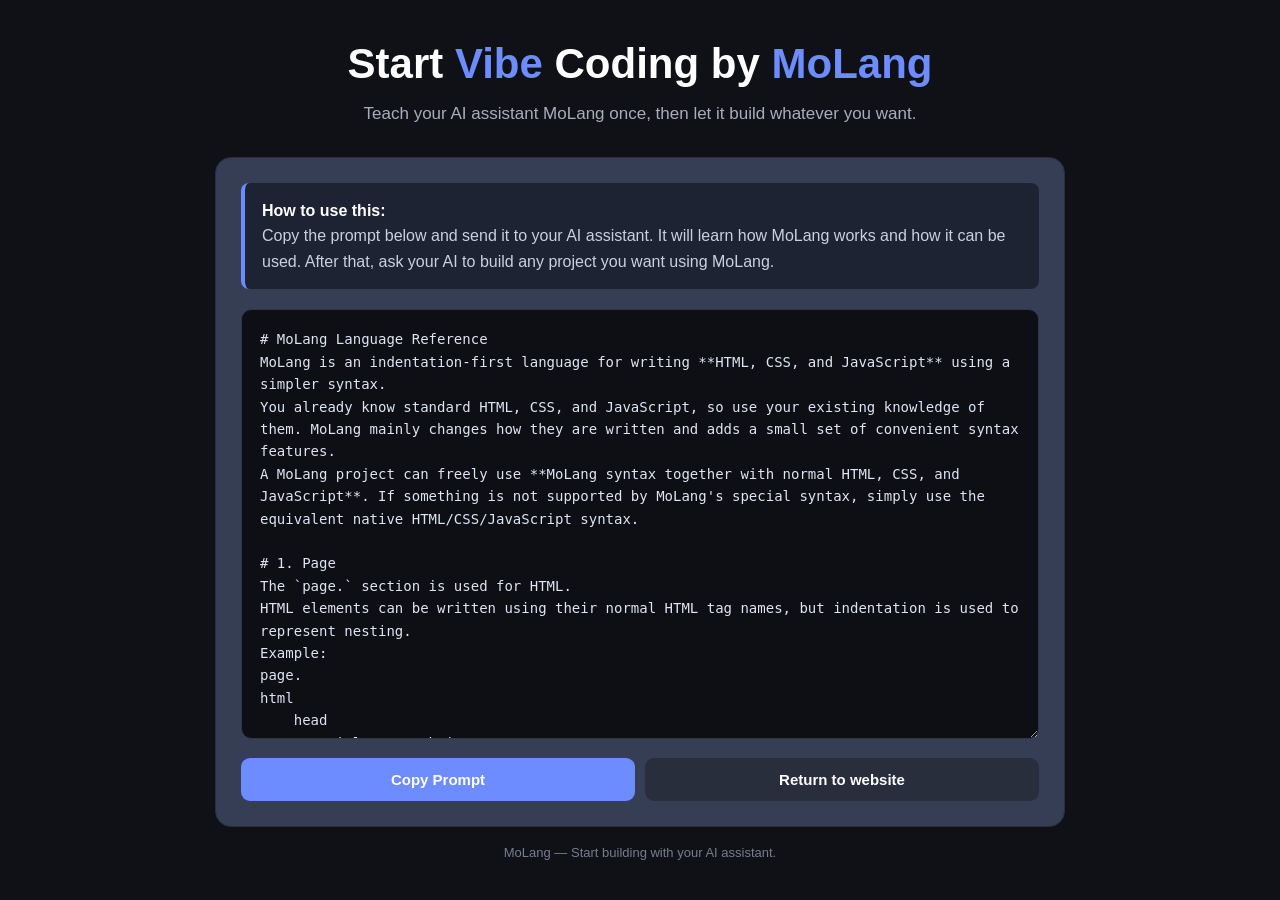
<file: vibe.html>
<!DOCTYPE html>
<html lang="en">
<head>
    <meta charset="UTF-8">
    <meta name="viewport" content="width=device-width, initial-scale=1.0">

    <title>Start Vibe Coding by MoLang</title>

    <style>
        * {
            box-sizing: border-box;
            margin: 0;
            padding: 0;
        }

        body {
            min-height: 100vh;
            font-family: Arial, sans-serif;
            background: #0f1117;
            color: #ffffff;

            display: flex;
            justify-content: center;
            align-items: center;

            padding: 30px;
        }

        .container {
            width: 100%;
            max-width: 850px;
        }

        .hero {
            text-align: center;
            margin-bottom: 30px;
        }

        .hero h1 {
            font-size: 42px;
            margin-bottom: 12px;
        }

        .hero h1 span {
            color: #6c8cff;
        }

        .hero p {
            color: #a8adbd;
            font-size: 17px;
            line-height: 1.6;
        }

        .card {
            background: #363e55;
            border: 1px solid #292e3c;
            border-radius: 16px;
            padding: 25px;
        }

        .notice {
            background: #1d2332;
            border-left: 4px solid #6c8cff;
            padding: 15px 17px;
            border-radius: 8px;
            margin-bottom: 20px;

            color: #cbd0df;
            line-height: 1.6;
        }

        .notice strong {
            color: white;
        }

        textarea {
            width: 100%;
            height: 430px;

            resize: vertical;

            background: #0d0f14;
            color: #dfe4f2;

            border: 1px solid #303646;
            border-radius: 10px;

            padding: 18px;

            font-family: Consolas, monospace;
            font-size: 14px;
            line-height: 1.6;

            outline: none;
        }

        textarea:focus {
            border-color: #6c8cff;
        }

        .buttons {
            display: flex;
            gap: 10px;
            margin-top: 15px;
        }

        button {
            flex: 1;

            border: none;
            border-radius: 9px;

            padding: 13px 18px;

            font-size: 15px;
            font-weight: bold;

            cursor: pointer;

            background: #6c8cff;
            color: white;

            transition: 0.2s;
        }

        button:hover {
            transform: translateY(-1px);
            opacity: 0.9;
        }

        button.secondary {
            background: #292e3c;
        }

        .footer {
            text-align: center;
            margin-top: 18px;

            color: #777d8f;
            font-size: 13px;
        }

        @media (max-width: 600px) {
            body {
                padding: 18px;
            }

            .hero h1 {
                font-size: 30px;
            }

            .hero p {
                font-size: 15px;
            }

            .card {
                padding: 16px;
            }

            textarea {
                height: 500px;
                font-size: 13px;
            }

            .buttons {
                flex-direction: column;
            }
        }
    </style>
</head>

<body>

    <main class="container">

        <section class="hero">
            <h1>Start <span>Vibe</span> Coding by <span>MoLang</span></h1>

            <p>
                Teach your AI assistant MoLang once,
                then let it build whatever you want.
            </p>
        </section>


        <section class="card">

            <div class="notice">
                <strong>How to use this:</strong><br>

                Copy the prompt below and send it to your
                AI assistant. It will learn how MoLang works and how
                it can be used. After that, ask your AI to build any
                project you want using MoLang.
            </div>


            <textarea id="prompt" readonly># MoLang Language Reference
MoLang is an indentation-first language for writing **HTML, CSS, and JavaScript** using a simpler syntax.
You already know standard HTML, CSS, and JavaScript, so use your existing knowledge of them. MoLang mainly changes how they are written and adds a small set of convenient syntax features.
A MoLang project can freely use **MoLang syntax together with normal HTML, CSS, and JavaScript**. If something is not supported by MoLang's special syntax, simply use the equivalent native HTML/CSS/JavaScript syntax.

# 1. Page
The `page.` section is used for HTML.
HTML elements can be written using their normal HTML tag names, but indentation is used to represent nesting.
Example:
page.
html
    head
        title. My Website
    body
        h1. Hello World
        p. Welcome to my website.
        button id="myButton". Click Me
This represents normal HTML structure.
HTML attributes are written using normal HTML attribute syntax:
input type="text" placeholder="Enter your name"
button id="login" class="btn". Login
img src="image.png" alt="Image"
Normal HTML syntax can also be used directly whenever needed:
<div class="container">
    <custom-element data-value="123"></custom-element>
</div>
### Text
A `.` after the element/attributes is used to provide text content.
h1. Hello
p. This is a paragraph.
button. Click Me
The indentation below an element can instead be used for child elements:
div.
    h1. Title
    p. Description
    button. Click
Void HTML elements such as `img`, `input`, `br`, `hr`, etc. can be written normally and are compiled appropriately.

# 2. Style
The `style.` section contains CSS.
MoLang uses indentation to represent CSS nesting.
Example:
style.
body
    margin: 0
    font-family: Arial
    background: black
    color: white
.container
    width: 80%
    margin: auto
    h1
        font-size: 32px
CSS properties use normal CSS syntax:
color: red
background-color: blue
padding: 20px
margin: 10px
font-size: 18px
The compiler automatically adds semicolons to MoLang CSS properties.
Selectors can be normal CSS selectors:
button
    background: blue
button:hover
    background: darkblue
#title
    color: red
.card .title
    font-size: 20px
You can also use native CSS blocks when you need something that is easier to write normally:
@media (max-width: 600px) {
    body {
        font-size: 14px;
    }
}
Native CSS is passed through normally.
CSS custom properties are supported:
--main-color: #00aaff
body
    color: var(--main-color)

# 3. Script
The `script.` section contains JavaScript.
MoLang Script is where most of the custom syntax exists.
The general idea is:
**MoLang syntax → JavaScript**
Indentation is used for MoLang blocks.

## Comments
A line beginning with `#` becomes a JavaScript comment.
# This is a comment
becomes:
// This is a comment
Normal JavaScript comments also work:
// This is also a JavaScript comment

# Variables
Variables can be created simply by assigning a value:
name = "Mohamed"
age = 15
score = 100
They become:
let name = "Mohamed";
let age = 15;
let score = 100;
If the variable already exists, assigning to it does not create another `let`.
score = 100
score = 200
becomes:
let score = 100;
score = 200;
Compound assignments work:
score += 10
score -= 5
score *= 2
score /= 2
score %= 2
Increment/decrement:
score++
score--
Property assignment is also supported:
user.name = "Mohamed"
element.style.color = "red"

# Values and Expressions
Some common Python-like values/operators are converted to JavaScript:
True
False
None
become:
true
false
null
Operators:
and
or
not
become:
&&
||
!
Examples:
if age > 10 and age < 20
    print "Teenager"
if not loggedIn
    print "Please login"

# Built-in Expression Conversions
These MoLang expressions are converted to their JavaScript equivalents:
len(name) → (name).length
str(value) → String(value)
int(value) → parseInt(value, 10)
float(value) → parseFloat(value)
Exponentiation:
2 ** 3 → Math.pow(2, 3)

# Conditions
Use `if` without requiring JavaScript braces:
if age >= 18
    print "Adult"
JavaScript output:
if (age >= 18) {
    console.log("Adult");
}
`elif`:
if age >= 18
    print "Adult"
elif age >= 13
    print "Teen"
else
    print "Child"
becomes JavaScript `if / else if / else`.
A trailing `:` is optional:
if age >= 18:
    print "Adult"

# Loops
### While
while count < 10
    print count
    count++
becomes a JavaScript `while` block.
### For / range
for i in range(5)
    print i
means:
for (let i = 0; i < 5; i++) {
    console.log(i);
}
Two arguments:
for i in range(1, 10)
    print i
Three arguments:
for i in range(0, 10, 2)
    print i
Negative steps are supported:
for i in range(10, 0, -1)
    print i
### Iterables
for item in items
    print item
becomes:
for (const item of items) {
    console.log(item);
}

# Functions
MoLang uses `def` instead of JavaScript's `function` keyword.
def greet(name)
    print "Hello " + name
becomes:
function greet(name) {
    console.log("Hello " + name);
}
Return values:
def add(a, b)
    return a + b
Async functions:
async def loadData()
    data = await fetch("/data.json")
    return data
becomes an async JavaScript function.

# Async Blocks
MoLang also supports:
async
    print "Loading..."
    await someFunction()
This creates an async JavaScript immediately-invoked function.

# Try / Except / Finally
MoLang uses `except` instead of JavaScript's `catch`.
try
    result = riskyFunction()
except error
    print error
finally
    print "Finished"
becomes JavaScript `try / catch / finally`.
If no error variable is provided:
except
    print "Something went wrong"
an `error` variable is used.

# Return / Break / Continue
return
return value
break
continue
map directly to their JavaScript equivalents.

# Print
MoLang uses:
print "Hello"
or:
print name
or:
print("Hello", name)
These become JavaScript `console.log(...)`.
The preview environment may display these messages inside its built-in console.

# DOM
MoLang provides simple DOM commands.
### Get an element
button = get "#myButton"
becomes:
let button = document.querySelector("#myButton");
Selectors should normally be written as strings:
get "#button"
get ".card"
get "button"
get "#app .title"
Special values:
get document
get window
can refer directly to `document` and `window`.

# Setting HTML
set "#app" html to "<h1>Hello</h1>"
becomes an `innerHTML` assignment.
# Setting Text
set "#title" text to "Hello"
uses `textContent`.
# Setting Value
set "#username" value to "Mohamed"
sets the element's `value`.
# Setting Styles
set "#box" style background-color to "red"
becomes a JavaScript style assignment using the corresponding camelCase property.

# Classes
Add:
add class "active" to "#menu"
Remove:
remove class "active" from "#menu"
Toggle:
toggle class "active" on "#menu"
These use JavaScript's `classList`.

# Display
Show:
show "#menu"
Hide:
hide "#menu"
Remove:
remove "#menu"
Focus:
focus "#username"

# Creating Elements
create div as box
becomes:
let box = document.createElement("div");
Then it can be appended:
append box to "#container"
which becomes a normal `appendChild` operation.

# Events
MoLang provides a simple event syntax:
on "#button" click
    print "Clicked!"
This creates a JavaScript `addEventListener`.
Event variables can be declared using `as`:
on "#input" input as event
    print event.target.value
The event name can be any normal JavaScript event name.
Examples:
on "#button" click
on "#input" input
on window resize
on document keydown

# Native JavaScript
MoLang does **not** restrict the project to its custom syntax.
If a JavaScript feature is not represented by MoLang syntax, write normal JavaScript directly.
For example:
script.
const numbers = [1, 2, 3, 4, 5];
const result = numbers
    .filter(x => x > 2)
    .map(x => x * 2);
console.log(result);
Native JavaScript is passed through by the compiler.
Native JavaScript blocks can also be written directly:
if (condition) {
    console.log("Native JavaScript");
}
When using native blocks, manage their `{}` braces normally.

# Important Rule
MoLang is **not a replacement for HTML, CSS, or JavaScript**.
It is a simpler syntax layer over them.
Therefore:
* Use MoLang syntax when it makes the code easier.
* Use normal HTML whenever necessary.
* Use normal CSS whenever necessary.
* Use normal JavaScript whenever necessary.
* Do not avoid a feature just because MoLang does not have a special command for it.
* If MoLang has no equivalent for something, use the native language syntax directly.
A complete project can freely mix all of these features.
The goal is simply to make common HTML/CSS/JavaScript development shorter and easier while keeping the full power of the underlying web technologies.
            </textarea>


            <div class="buttons">
                <button onclick="copyPrompt()">
                    Copy Prompt
                </button>

                <button class="secondary" onclick="window.location.href='index.html'">
                    Return to website
                </button>
            </div>

        </section>


        <div class="footer">
            MoLang — Start building with your AI assistant.
        </div>

    </main>


    <script>
        function copyPrompt() {
            const prompt = document.getElementById("prompt");

            navigator.clipboard.writeText(prompt.value);

            const button = document.querySelector(".buttons button");

            const oldText = button.textContent;

            button.textContent = "Copied!";

            setTimeout(() => {
                button.textContent = oldText;
            }, 1500);
        }
    </script>

</body>
</html>
</file>
<file: style.css>
/* =========================================================
   MOLANG WEBSITE
   ========================================================= */


/* =========================================================
   ROOT
   ========================================================= */

:root {

    --background: #080b12;
    --background-secondary: #0d111b;

    --surface: #101621;
    --surface-light: #151d2a;

    --border: rgba(255, 255, 255, 0.08);
    --border-light: rgba(255, 255, 255, 0.15);

    --text: #f5f7fb;
    --text-secondary: #a7b0c2;
    --text-muted: #687386;

    --accent: #7c5cff;
    --accent-light: #a18cff;

    --blue: #5294ff;
    --green: #57d69a;
    --yellow: #f1c75b;

    --max-width: 1180px;

    --radius-small: 10px;
    --radius-medium: 18px;
    --radius-large: 28px;

}


/* =========================================================
   RESET
   ========================================================= */

* {

    margin: 0;
    padding: 0;

    box-sizing: border-box;

}


html {

    scroll-behavior: smooth;

}


body {

    min-height: 100vh;

    overflow-x: hidden;

    background: var(--background);

    color: var(--text);

    font-family:
        Inter,
        ui-sans-serif,
        system-ui,
        -apple-system,
        BlinkMacSystemFont,
        "Segoe UI",
        sans-serif;

}


a {

    color: inherit;

    text-decoration: none;

}


button {

    font: inherit;

}


/* =========================================================
   BACKGROUND
   ========================================================= */

.background {

    position: fixed;

    inset: 0;

    z-index: -10;

    overflow: hidden;

    pointer-events: none;

}


.grid {

    position: absolute;

    inset: 0;

    opacity: 0.36;

    background-image:
        linear-gradient(
            rgba(255, 255, 255, 0.025) 1px,
            transparent 1px
        ),
        linear-gradient(
            90deg,
            rgba(255, 255, 255, 0.025) 1px,
            transparent 1px
        );

    background-size: 60px 60px;

    mask-image:
        linear-gradient(
            to bottom,
            black,
            transparent 85%
        );

}


.background-glow {

    position: absolute;

    width: 650px;
    height: 650px;

    border-radius: 50%;

    filter: blur(130px);

    opacity: 0.12;

}


.glow-one {

    top: -320px;
    left: -220px;

    background: #7c5cff;

}


.glow-two {

    top: 450px;
    right: -320px;

    background: #2f8cff;

}


/* =========================================================
   NAVBAR
   ========================================================= */

.navbar {

    position: sticky;

    top: 0;

    z-index: 100;

    border-bottom: 1px solid var(--border);

    background: rgba(8, 11, 18, 0.74);

    backdrop-filter: blur(18px);

}


.nav-container {

    width:
        min(
            calc(100% - 40px),
            var(--max-width)
        );

    height: 76px;

    margin: auto;

    display: flex;

    align-items: center;

    justify-content: space-between;

}


.logo {

    display: flex;

    align-items: center;

    gap: 11px;

    font-weight: 760;

}


.logo-mark {

    width: 35px;
    height: 35px;

    display: grid;

    place-items: center;

    border-radius: 10px;

    background:
        linear-gradient(
            135deg,
            #947cff,
            #6043d7
        );

    color: #fff;

    box-shadow:
        0 8px 25px
        rgba(124, 92, 255, 0.27);

}


.logo-text {

    font-size: 20px;

    letter-spacing: -0.5px;

}


.nav-links {

    display: flex;

    align-items: center;

    gap: 30px;

}


.nav-links a {

    position: relative;

    color: var(--text-secondary);

    font-size: 14px;

    transition:
        color 0.2s ease;

}


.nav-links a::after {

    content: "";

    position: absolute;

    left: 0;
    right: 0;

    bottom: -9px;

    height: 2px;

    border-radius: 999px;

    background: var(--accent-light);

    transform: scaleX(0);

    transition:
        transform 0.2s ease;

}


.nav-links a:hover {

    color: var(--text);

}


.nav-links a:hover::after {

    transform: scaleX(1);

}


.nav-actions {

    display: flex;

    align-items: center;

    gap: 10px;

}


.nav-download {

    padding:
        10px 17px;

    border: 1px solid var(--border-light);

    border-radius: 10px;

    background:
        rgba(255, 255, 255, 0.025);

    font-size: 14px;

    transition:
        background 0.2s ease,
        transform 0.2s ease,
        border-color 0.2s ease;

}


.nav-download:hover {

    transform: translateY(-1px);

    border-color:
        rgba(255, 255, 255, 0.22);

    background: var(--surface-light);

}


.mobile-menu-button {

    display: none;

    width: 42px;
    height: 42px;

    align-items: center;
    justify-content: center;

    flex-direction: column;

    gap: 5px;

    border: 1px solid var(--border);

    border-radius: 10px;

    background: var(--surface);

    cursor: pointer;

}


.mobile-menu-button span {

    width: 18px;
    height: 2px;

    border-radius: 999px;

    background: var(--text);

}


.mobile-menu {

    display: none;

}


/* =========================================================
   HERO
   ========================================================= */

.hero {

    width:
        min(
            calc(100% - 40px),
            var(--max-width)
        );

    min-height: 720px;

    margin: auto;

    padding:
        100px 0
        90px;

    display: grid;

    grid-template-columns:
        1fr
        0.95fr;

    align-items: center;

    gap: 70px;

}


.hero-content {

    max-width: 620px;

}


.version-badge {

    display: inline-flex;

    align-items: center;

    gap: 9px;

    margin-bottom: 26px;

    padding:
        7px
        11px;

    border: 1px solid var(--border);

    border-radius: 999px;

    background:
        rgba(255, 255, 255, 0.03);

    color: var(--text-secondary);

    font-size: 12px;

}


.status-dot {

    width: 7px;
    height: 7px;

    border-radius: 50%;

    background: var(--green);

    box-shadow:
        0 0 12px
        rgba(87, 214, 154, 0.6);

}


.version {

    color: var(--text-muted);

}


.hero h1 {

    font-size:
        clamp(
            58px,
            7vw,
            92px
        );

    line-height: 0.95;

    letter-spacing: -5px;

    font-weight: 820;

}


.gradient-text {

    background:
        linear-gradient(
            100deg,
            #fff 0%,
            #ad9cff 45%,
            #7557ec 100%
        );

    -webkit-background-clip: text;

    background-clip: text;

    color: transparent;

}


.hero-description {

    max-width: 590px;

    margin-top: 30px;

    color: var(--text-secondary);

    font-size: 17px;

    line-height: 1.75;

}


.hero-buttons {

    display: flex;

    align-items: center;

    gap: 13px;

    margin-top: 36px;

    flex-wrap: wrap;

}


.primary-button {

    display: inline-flex;

    align-items: center;

    justify-content: center;

    gap: 10px;

    padding:
        14px
        19px;

    border-radius: 11px;

    background:
        linear-gradient(
            135deg,
            #8c73ff,
            #6244da
        );

    color: #fff;

    font-size: 14px;

    font-weight: 650;

    box-shadow:
        0 12px 35px
        rgba(98, 68, 218, 0.26);

    transition:
        transform 0.2s ease,
        box-shadow 0.2s ease;

}


.primary-button:hover {

    transform: translateY(-2px);

    box-shadow:
        0 16px 44px
        rgba(98, 68, 218, 0.38);

}


.button-icon {

    font-size: 19px;

    line-height: 1;

}


.secondary-button {

    display: inline-flex;

    align-items: center;

    justify-content: center;

    gap: 9px;

    padding:
        13px
        18px;

    border: 1px solid var(--border);

    border-radius: 11px;

    background:
        rgba(255, 255, 255, 0.02);

    color: var(--text-secondary);

    font-size: 14px;

    transition:
        color 0.2s ease,
        border-color 0.2s ease,
        background 0.2s ease;

}


.secondary-button:hover {

    color: var(--text);

    border-color: var(--border-light);

    background: var(--surface);

}


.hero-note {

    display: flex;

    align-items: center;

    gap: 10px;

    margin-top: 20px;

    color: var(--text-muted);

    font-size: 12px;

}


.separator {

    opacity: 0.5;

}


/* =========================================================
   CODE CARD
   ========================================================= */

.hero-code-wrapper {

    position: relative;

}


.code-glow {

    position: absolute;

    inset: 15%;

    background: var(--accent);

    filter: blur(110px);

    opacity: 0.13;

}


.code-card {

    position: relative;

    overflow: hidden;

    border: 1px solid var(--border);

    border-radius: var(--radius-large);

    background:
        linear-gradient(
            145deg,
            rgba(21, 28, 41, 0.97),
            rgba(10, 14, 22, 0.98)
        );

    box-shadow:
        0 30px 100px
        rgba(0, 0, 0, 0.38);

    transform:
        perspective(1000px)
        rotateY(-3deg)
        rotateX(2deg);

    transition:
        transform 0.45s ease;

}


.code-card:hover {

    transform:
        perspective(1000px)
        rotateY(0)
        rotateX(0)
        translateY(-5px);

}


.code-header {

    height: 56px;

    display: flex;

    align-items: center;

    padding:
        0
        18px;

    border-bottom: 1px solid var(--border);

}


.window-buttons {

    display: flex;

    gap: 7px;

}


.window-buttons span {

    width: 10px;
    height: 10px;

    border-radius: 50%;

    background:
        rgba(255, 255, 255, 0.17);

}


.code-title {

    flex: 1;

    text-align: center;

    color: var(--text-muted);

    font-family: monospace;

    font-size: 12px;

}


.copy-button {

    padding:
        5px
        8px;

    border: 0;

    border-radius: 7px;

    background: transparent;

    color: var(--text-muted);

    font-size: 11px;

    cursor: pointer;

    transition:
        color 0.2s ease,
        background 0.2s ease;

}


.copy-button:hover {

    color: var(--text);

    background:
        rgba(255, 255, 255, 0.05);

}


.code-content,
.syntax-code {

    color: #bdc6d9;

    font-family:
        "Cascadia Code",
        "Fira Code",
        Consolas,
        monospace;

    white-space: pre;

    tab-size: 4;

}


.code-content {

    min-height: 350px;

    padding: 28px;

    overflow-x: auto;

    font-size: 13px;

    line-height: 2;

}


.keyword {

    color: #a38cff;

}


.string {

    color: #7bdcb5;

}


.attribute {

    color: #72a8ff;

}


.property {

    color: #72a8ff;

}


.value {

    color: #efc06d;

}


.text-value {

    color: #dce3ee;

}


.code-footer {

    display: flex;

    align-items: center;

    justify-content: space-between;

    padding:
        13px
        18px;

    border-top: 1px solid var(--border);

    color: var(--text-muted);

    font-size: 11px;

}


.live-indicator {

    display: flex;

    align-items: center;

    gap: 6px;

}


.live-indicator span {

    width: 6px;
    height: 6px;

    border-radius: 50%;

    background: var(--green);

}


/* =========================================================
   COMMON SECTIONS
   ========================================================= */

.section {

    width:
        min(
            calc(100% - 40px),
            var(--max-width)
        );

    margin: auto;

    padding:
        120px 0;

}


.section-heading {

    max-width: 670px;

    margin-bottom: 55px;

}


.section-label {

    display: block;

    margin-bottom: 14px;

    color: var(--accent-light);

    font-size: 11px;

    font-weight: 760;

    letter-spacing: 2px;

}


.section-heading h2,
.example-text h2,
.download-content h2 {

    font-size:
        clamp(
            35px,
            5vw,
            55px
        );

    line-height: 1.05;

    letter-spacing: -2.5px;

}


.section-heading p,
.example-text p {

    margin-top: 20px;

    color: var(--text-secondary);

    line-height: 1.75;

}


/* =========================================================
   FEATURES
   ========================================================= */

.features-grid {

    display: grid;

    grid-template-columns:
        repeat(3, 1fr);

    gap: 14px;

}


.feature-card {

    min-height: 250px;

    padding: 27px;

    border: 1px solid var(--border);

    border-radius: var(--radius-medium);

    background:
        rgba(255, 255, 255, 0.022);

    transition:
        transform 0.28s ease,
        background 0.28s ease,
        border-color 0.28s ease;

}


.feature-card:hover {

    transform: translateY(-5px);

    border-color:
        rgba(124, 92, 255, 0.3);

    background:
        rgba(255, 255, 255, 0.04);

}


.feature-icon {

    width: 39px;
    height: 39px;

    display: grid;

    place-items: center;

    margin-bottom: 35px;

    border-radius: 10px;

    background:
        rgba(124, 92, 255, 0.1);

    color: var(--accent-light);

    font-size: 11px;

    font-weight: 760;

}


.feature-card h3 {

    margin-bottom: 12px;

    font-size: 18px;

}


.feature-card p {

    color: var(--text-secondary);

    font-size: 14px;

    line-height: 1.7;

}


/* =========================================================
   COMPARISON
   ========================================================= */

.example-container {

    display: grid;

    grid-template-columns:
        0.62fr
        1.38fr;

    gap: 70px;

    align-items: center;

}


.text-link {

    display: inline-flex;

    align-items: center;

    gap: 9px;

    margin-top: 25px;

    font-size: 14px;

}


.text-link span {

    transition:
        transform 0.2s ease;

}


.text-link:hover span {

    transform: translateX(4px);

}


.comparison-card {

    overflow: hidden;

    border: 1px solid var(--border);

    border-radius: var(--radius-medium);

    background: var(--surface);

}


.comparison-header {

    display: grid;

    grid-template-columns:
        1fr
        1fr;

    border-bottom: 1px solid var(--border);

}


.comparison-header div {

    padding:
        14px
        20px;

    color: var(--text-muted);

    font-size: 11px;

    font-weight: 760;

    text-transform: uppercase;

    letter-spacing: 1px;

}


.comparison-header div:last-child {

    border-left: 1px solid var(--border);

    color: var(--accent-light);

}


.comparison-body {

    display: grid;

    grid-template-columns:
        1fr
        auto
        1fr;

}


.comparison-column {

    min-width: 0;

    padding: 25px;

    overflow-x: auto;

}


.comparison-column pre {

    color: #8792a6;

    font-family:
        "Cascadia Code",
        Consolas,
        monospace;

    font-size: 12px;

    line-height: 1.9;

}


.comparison-divider {

    width: 1px;

    background: var(--border);

}


.molang-code pre {

    color: #c7d0e1;

}


.molang-code span {

    color: #a38cff;

}


.molang-code b {

    color: #e7edf7;

    font-weight: 400;

}


.molang-code em {

    color: #7bdcb5;

    font-style: normal;

}


/* =========================================================
   SYNTAX
   ========================================================= */

.syntax-grid {

    display: grid;

    grid-template-columns:
        repeat(2, 1fr);

    gap: 14px;

}


.syntax-card {

    overflow: hidden;

    border: 1px solid var(--border);

    border-radius: var(--radius-medium);

    background:
        linear-gradient(
            145deg,
            rgba(18, 24, 36, 0.94),
            rgba(11, 15, 24, 0.96)
        );

    transition:
        transform 0.28s ease,
        border-color 0.28s ease;

}


.syntax-card:hover {

    transform: translateY(-4px);

    border-color:
        rgba(124, 92, 255, 0.26);

}


.syntax-card-header {

    min-height: 53px;

    padding:
        0
        18px;

    display: flex;

    align-items: center;

    justify-content: space-between;

    border-bottom: 1px solid var(--border);

    color: var(--text-secondary);

    font-size: 12px;

}


.syntax-card-header > div {

    display: flex;

    align-items: center;

    gap: 9px;

}


.syntax-dot {

    width: 8px;
    height: 8px;

    border-radius: 50%;

}


.html-dot {

    background: #e56d43;

}


.css-dot {

    background: #5294ff;

}


.link-dot {

    background: #a38cff;

}


.image-dot {

    background: #57d69a;

}


.syntax-code {

    min-height: 190px;

    padding: 24px;

    overflow-x: auto;

    font-size: 13px;

    line-height: 1.9;

}


/* =========================================================
   DOWNLOAD
   ========================================================= */

.download-section {

    width:
        min(
            calc(100% - 40px),
            var(--max-width)
        );

    margin: auto;

    padding:
        70px 0
        130px;

}


.download-card {

    position: relative;

    overflow: hidden;

    padding:
        80px
        40px;

    border: 1px solid var(--border);

    border-radius: 30px;

    background:
        radial-gradient(
            circle at 50% 0%,
            rgba(124, 92, 255, 0.14),
            transparent 55%
        ),
        var(--surface);

    text-align: center;

}


.download-card::before {

    content: "";

    position: absolute;

    width: 420px;
    height: 420px;

    top: -320px;
    left: 50%;

    transform: translateX(-50%);

    border-radius: 50%;

    background: var(--accent);

    filter: blur(120px);

    opacity: 0.08;

}


.download-content {

    position: relative;

    z-index: 1;

}


.download-content p {

    max-width: 540px;

    margin:
        20px
        auto
        30px;

    color: var(--text-secondary);

    line-height: 1.7;

}


.large-button {

    padding:
        15px
        23px;

}


.download-info {

    display: flex;

    align-items: center;

    justify-content: center;

    gap: 10px;

    margin-top: 17px;

    color: var(--text-muted);

    font-size: 11px;

}


/* =========================================================
   FOOTER
   ========================================================= */

.footer {

    border-top: 1px solid var(--border);

    background:
        rgba(255, 255, 255, 0.01);

}


.footer-container {

    width:
        min(
            calc(100% - 40px),
            var(--max-width)
        );

    margin: auto;

    padding:
        60px 0;

    display: flex;

    justify-content: space-between;

    gap: 50px;

}


.footer-brand p {

    margin-top: 12px;

    color: var(--text-muted);

    font-size: 13px;

}


.footer-links {

    display: flex;

    gap: 75px;

}


.footer-links > div {

    display: flex;

    flex-direction: column;

    gap: 12px;

}


.footer-links h4 {

    margin-bottom: 5px;

    font-size: 12px;

}


.footer-links a {

    color: var(--text-muted);

    font-size: 12px;

    transition:
        color 0.2s ease;

}


.footer-links a:hover {

    color: var(--text);

}


.footer-bottom {

    width:
        min(
            calc(100% - 40px),
            var(--max-width)
        );

    margin: auto;

    padding:
        20px 0
        25px;

    display: flex;

    align-items: center;

    justify-content: space-between;

    gap: 20px;

    border-top: 1px solid var(--border);

    color: var(--text-muted);

    font-size: 11px;

}


/* =========================================================
   REVEAL
   ========================================================= */

.feature-card,
.example-container,
.syntax-card,
.download-card {

    opacity: 0;

    transform: translateY(24px);

    transition:
        opacity 0.65s ease,
        transform 0.65s ease;

}


.reveal {

    opacity: 1;

    transform: translateY(0);

}


/* =========================================================
   RESPONSIVE
   ========================================================= */

@media (max-width: 1000px) {

    .nav-links {

        display: none;

    }


    .mobile-menu-button {

        display: flex;

    }


    .mobile-menu {

        position: absolute;

        top: 76px;
        left: 20px;
        right: 20px;

        padding: 10px;

        border: 1px solid var(--border);

        border-radius: 15px;

        background:
            rgba(13, 17, 27, 0.98);

        box-shadow:
            0 25px 60px
            rgba(0, 0, 0, 0.35);

    }


    .mobile-menu.active {

        display: flex;

        flex-direction: column;

    }


    .mobile-menu a {

        padding: 13px;

        border-radius: 9px;

        color: var(--text-secondary);

        font-size: 14px;

    }


    .mobile-menu a:hover {

        background: var(--surface);

        color: var(--text);

    }


    .mobile-download {

        margin-top: 5px;

        background: var(--accent);

        color: #fff !important;

        text-align: center;

    }


    .hero {

        grid-template-columns: 1fr;

    }


    .hero-content,
    .hero-code-wrapper {

        max-width: 760px;

    }


    .features-grid {

        grid-template-columns:
            repeat(2, 1fr);

    }


    .example-container {

        grid-template-columns: 1fr;

        gap: 45px;

    }

}


@media (max-width: 760px) {

    .syntax-grid {

        grid-template-columns: 1fr;

    }


    .footer-container {

        flex-direction: column;

    }


    .footer-links {

        flex-wrap: wrap;

        gap:
            45px
            60px;

    }

}


@media (max-width: 650px) {

    .nav-container {

        width:
            calc(100% - 28px);

    }


    .nav-download {

        display: none;

    }


    .hero,
    .section,
    .download-section,
    .footer-container,
    .footer-bottom {

        width:
            calc(100% - 28px);

    }


    .hero {

        padding:
            70px 0;

    }


    .hero h1 {

        font-size: 57px;

        letter-spacing: -3.5px;

    }


    .hero-description {

        font-size: 15px;

    }


    .hero-buttons {

        flex-direction: column;

        align-items: stretch;

    }


    .primary-button,
    .secondary-button {

        width: 100%;

    }


    .hero-note {

        flex-wrap: wrap;

    }


    .code-card {

        border-radius: 20px;

        transform: none;

    }


    .code-card:hover {

        transform: translateY(-3px);

    }


    .code-content {

        min-height: auto;

        padding: 20px;

        font-size: 11px;

    }


    .features-grid {

        grid-template-columns: 1fr;

    }


    .section {

        padding:
            85px 0;

    }


    .section-heading {

        margin-bottom: 36px;

    }


    .comparison-header {

        display: none;

    }


    .comparison-body {

        grid-template-columns: 1fr;

    }


    .comparison-divider {

        width: 100%;
        height: 1px;

    }


    .comparison-column {

        padding: 20px;

    }


    .syntax-code {

        min-height: auto;

        padding: 20px;

        font-size: 11px;

    }


    .download-card {

        padding:
            60px
            20px;

    }


    .download-info {

        flex-wrap: wrap;

    }


    .footer-bottom {

        flex-direction: column;

        align-items: flex-start;

    }

}
</file>
<file: learn_molang/css/style.css>
*{box-sizing:border-box}html{scroll-behavior:smooth}body{margin:0;background:#09111f;color:#dce6f5;font-family:Inter,ui-sans-serif,system-ui,-apple-system,"Segoe UI",sans-serif;line-height:1.7}.topbar{height:70px;position:fixed;inset:0 0 auto 0;z-index:10;background:#0c1627eF;backdrop-filter:blur(16px);border-bottom:1px solid #23324a;display:flex;align-items:center;padding:0 28px}.brand{display:flex;align-items:center;gap:11px;color:#fff}.brand strong{display:block;font-size:20px;line-height:20px}.brand small{display:block;color:#8da2bd;font-size:9px;letter-spacing:3px}.logo{width:39px;height:39px;border-radius:12px;display:grid;place-items:center;background:linear-gradient(135deg,#7c3aed,#06b6d4);font-size:22px;font-weight:900;box-shadow:0 8px 25px #7c3aed55}.logo span{color:#fbbf24}.top-actions{margin-left:auto;display:flex;gap:20px}.top-actions a,.nav{color:#9fb1c8;text-decoration:none}.top-actions a:hover{color:white}.app{display:flex;padding-top:70px}.sidebar{position:fixed;top:70px;bottom:0;width:255px;overflow:auto;background:#0c1627;border-right:1px solid #223149;padding:22px 13px}.sidebar-title,.group{font-size:10px;letter-spacing:1.6px;color:#61738e;font-weight:800;margin:12px 10px}.group{color:#8b9db6;margin-top:24px}.nav{display:block;padding:7px 11px;border-radius:8px;font-size:14px;margin:2px 0}.nav:hover,.nav.active{background:#17253a;color:#fff}.content{margin-left:255px;width:calc(100% - 255px);max-width:1250px;padding:0 7vw 70px}.hero{padding:92px 0 55px;min-height:620px;background:radial-gradient(circle at 70% 20%,#173b5f55,transparent 35%),radial-gradient(circle at 35% 45%,#5b21b633,transparent 34%)}.eyebrow{color:#67e8f9;font-size:12px;letter-spacing:2px;font-weight:800}.hero h1{font-size:clamp(48px,7vw,84px);line-height:1.04;margin:15px 0 20px;color:#fff;letter-spacing:-3px}.hero h1 span{background:linear-gradient(90deg,#a78bfa,#22d3ee);background-clip:text;color:transparent}.hero>p{font-size:19px;color:#aebfd5;max-width:700px}.hero-actions{display:flex;gap:12px;margin:30px 0}.btn{display:inline-block;text-decoration:none;padding:12px 19px;border-radius:11px;border:1px solid #31445e;color:#dbeafe;font-weight:700}.btn.primary{background:linear-gradient(135deg,#7c3aed,#2563eb);border:0;color:white}.workflow{display:grid;grid-template-columns:repeat(3,1fr);gap:14px;margin-top:70px}.workflow div{border:1px solid #263852;background:#0d1929aa;padding:18px;border-radius:15px}.workflow b{display:inline-grid;place-items:center;width:28px;height:28px;border-radius:50%;background:#243651;color:#67e8f9}.workflow strong,.workflow span{display:block}.workflow strong{color:#fff;margin-top:9px}.workflow span{font-size:13px;color:#91a5bf}section{scroll-margin-top:90px;padding:55px 0;border-top:1px solid #1c2a3e}h2{font-size:40px;line-height:1.15;color:#fff;margin:0 0 12px;letter-spacing:-1px}.lead{font-size:18px;color:#aebfd5;max-width:850px}.cards{display:grid;grid-template-columns:repeat(3,1fr);gap:18px;margin-top:30px}.card,.lesson,.note,.property-grid>div,.command-grid>div,.reference>div{background:#0e1a2b;border:1px solid #253853;border-radius:16px;padding:22px}.card h3{color:#fff;margin:12px 0 4px}.card p{color:#94a7c0;font-size:14px}.card a{color:#67e8f9;text-decoration:none;font-weight:700}.pill{font-size:10px;font-weight:900;padding:4px 8px;border-radius:99px}.pill.page{background:#172d49;color:#60a5fa}.pill.style{background:#16312e;color:#5eead4}.pill.script{background:#302246;color:#c4b5fd}.note{margin-top:20px;color:#9db0c8}.note strong{color:#fff}kbd{background:#1b2b42;border:1px solid #38506d;border-radius:5px;padding:2px 6px;color:#fff}.lesson{margin:20px 0}.lesson h3{color:#fff;margin-top:0}.lesson p{color:#b0c0d4}.tip{border-left:3px solid #22d3ee;padding:10px 14px;background:#0a2430;color:#b9e9f1}.details li{margin:8px 0;color:#aebfd5}.details b{color:#fff}.table-wrap{overflow:auto;margin:22px 0}table{width:100%;border-collapse:collapse;background:#0e1a2b;border:1px solid #253853;border-radius:12px;overflow:hidden}th,td{padding:13px 15px;border-bottom:1px solid #203149;text-align:left;vertical-align:top}th{color:#67e8f9;background:#101f33}td:first-child{color:#fff;font-family:ui-monospace,monospace;font-weight:700}.property-grid,.command-grid,.reference{display:grid;grid-template-columns:repeat(2,1fr);gap:12px;margin:20px 0}.property-grid b,.command-grid code,.reference h3{display:block;color:#fff}.property-grid span,.command-grid span,.reference p{display:block;color:#9eb0c6;font-size:14px}.command-grid code{color:#67e8f9;font-size:12px;margin-bottom:7px;white-space:normal}.site-footer{padding:45px 0;color:#64748b;text-align:center}.mobile-menu{display:none}pre{position:relative;margin:18px 0;padding:20px 20px 20px 58px;background:#070d17;border:1px solid #26374e;border-radius:14px;overflow:auto;color:#dce7f5;line-height:1.65;font:14px/1.65 "Cascadia Code","Fira Code",Consolas,monospace;white-space:pre;tab-size:4;counter-reset:line}.code-line{display:block;min-height:23px}.code-line::before{counter-increment:line;content:counter(line);position:absolute;left:0;width:43px;text-align:right;padding-right:12px;color:#40516a;border-right:1px solid #1e2d42;user-select:none}.tok-key{color:#c084fc;font-weight:700}.tok-tag{color:#60c7ff}.tok-attr{color:#fbbf24}.tok-string{color:#86efac}.tok-dot{color:#fb7185;font-weight:900}.tok-comment{color:#64748b;font-style:italic}.tok-property{color:#fbbf24}.tok-selector{color:#60c7ff}.tok-number{color:#fb7185}.tok-unit{color:#f59e0b}.tok-function{color:#22d3ee}.tok-op{color:#f8fafc}.tok-bool{color:#fb923c}@media(max-width:900px){.sidebar{transform:translateX(-100%);transition:.25s}.sidebar.open{transform:none}.content{margin-left:0;width:100%;padding:0 5vw 50px}.mobile-menu{display:block;background:none;border:0;color:#fff;font-size:23px;margin-right:14px}.workflow,.cards{grid-template-columns:1fr}.property-grid,.command-grid,.reference{grid-template-columns:1fr}}
</file>
